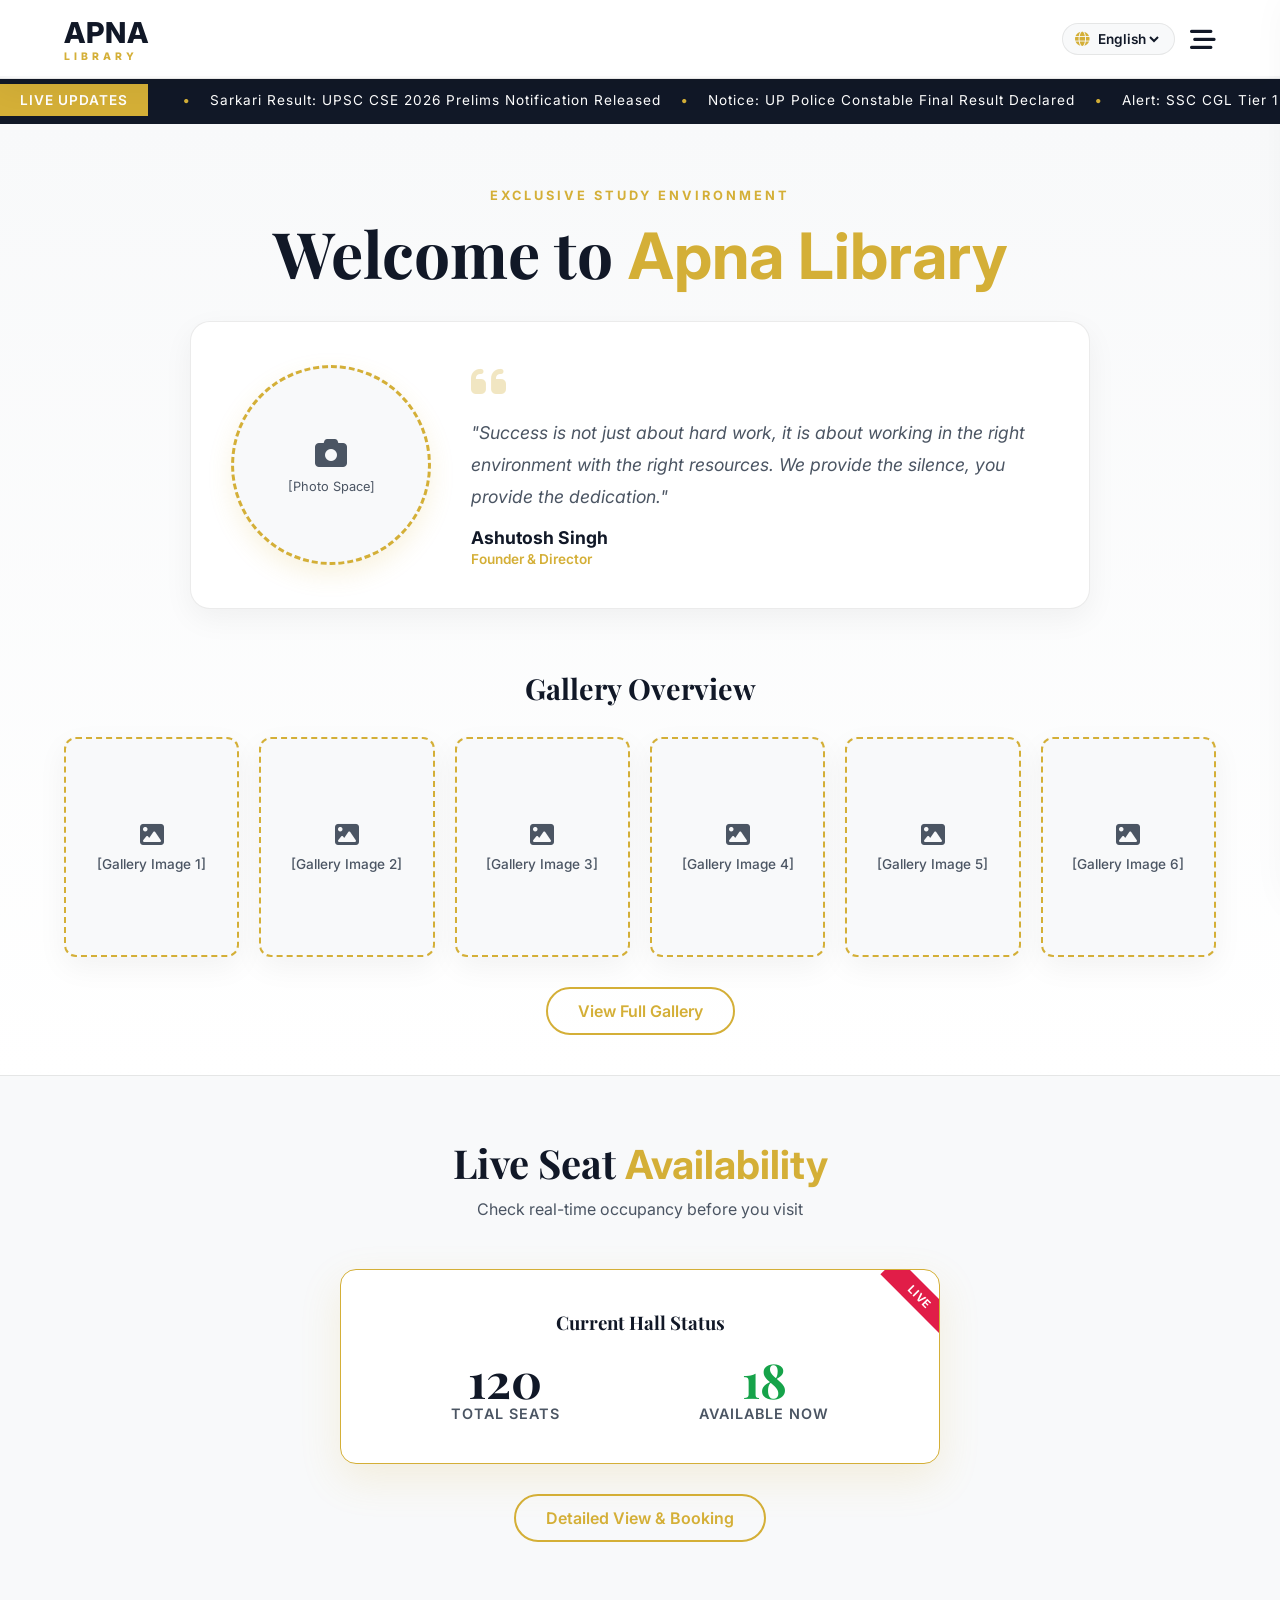
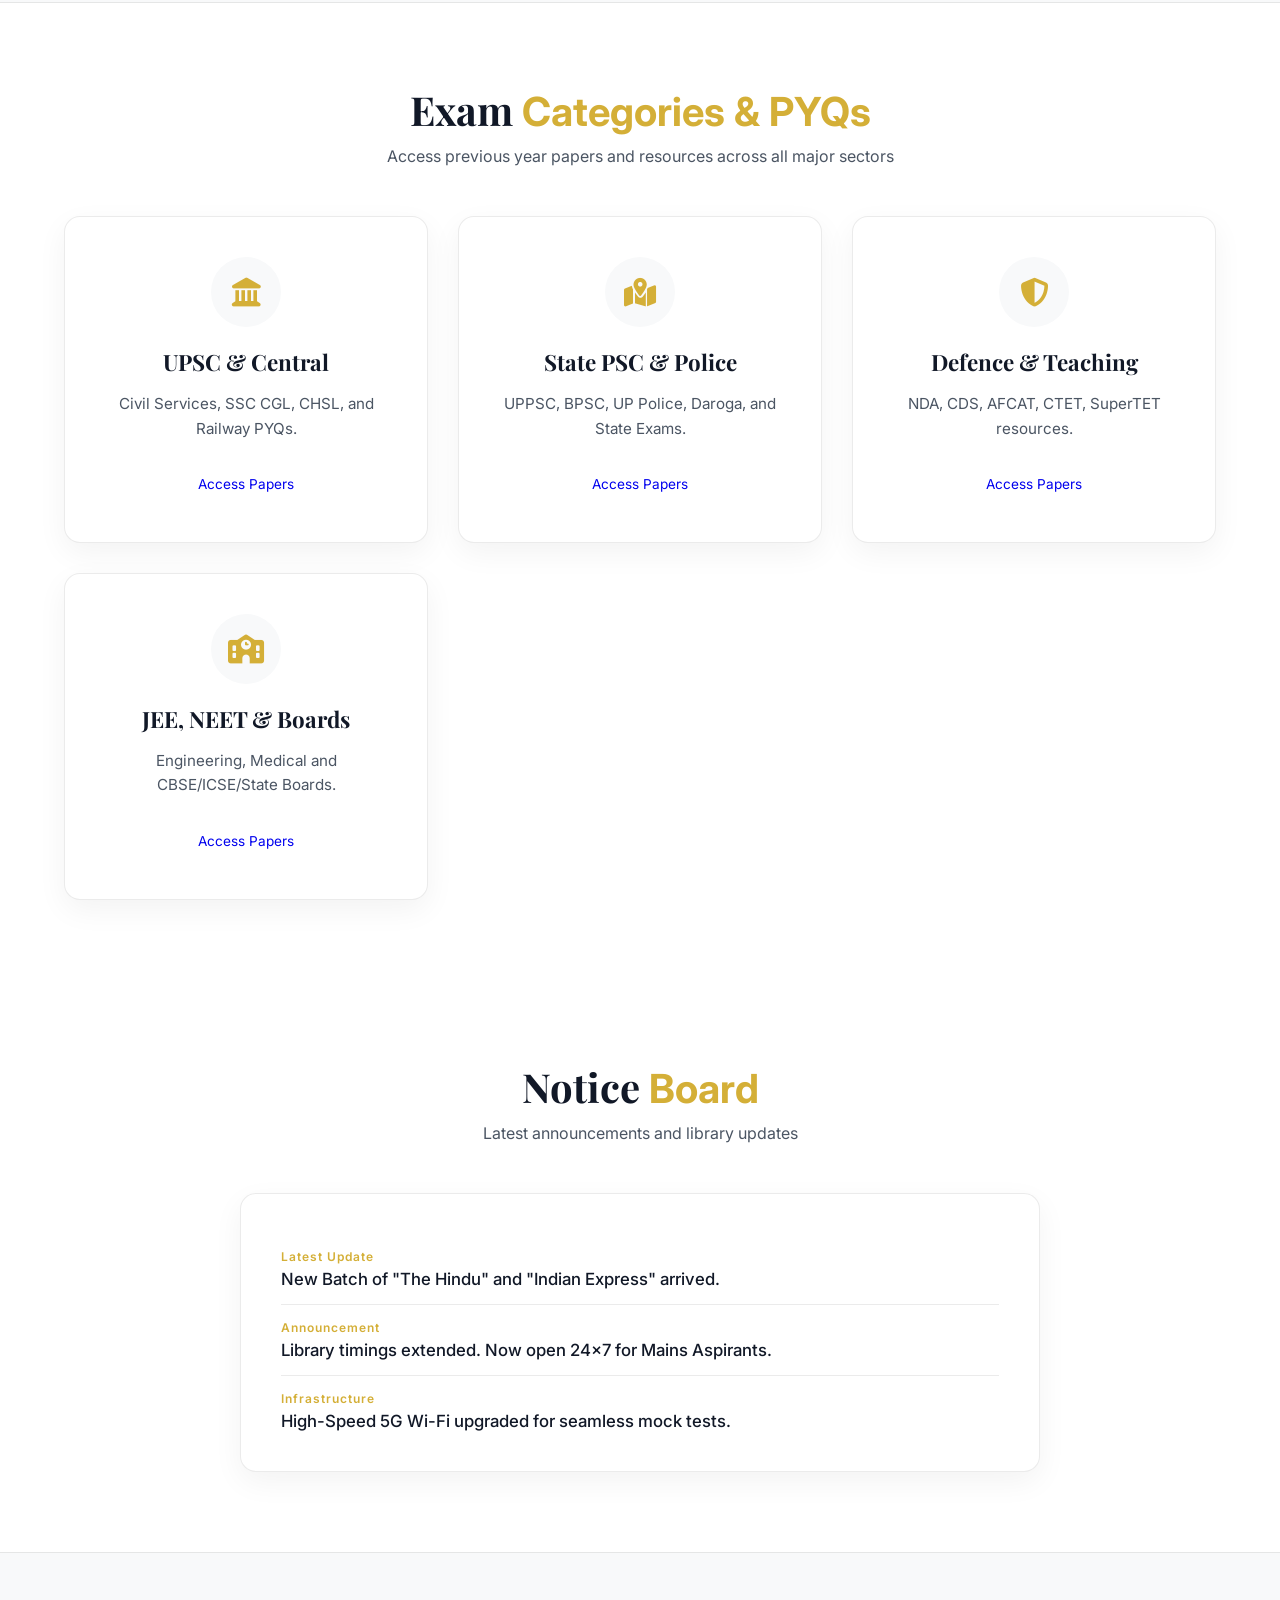
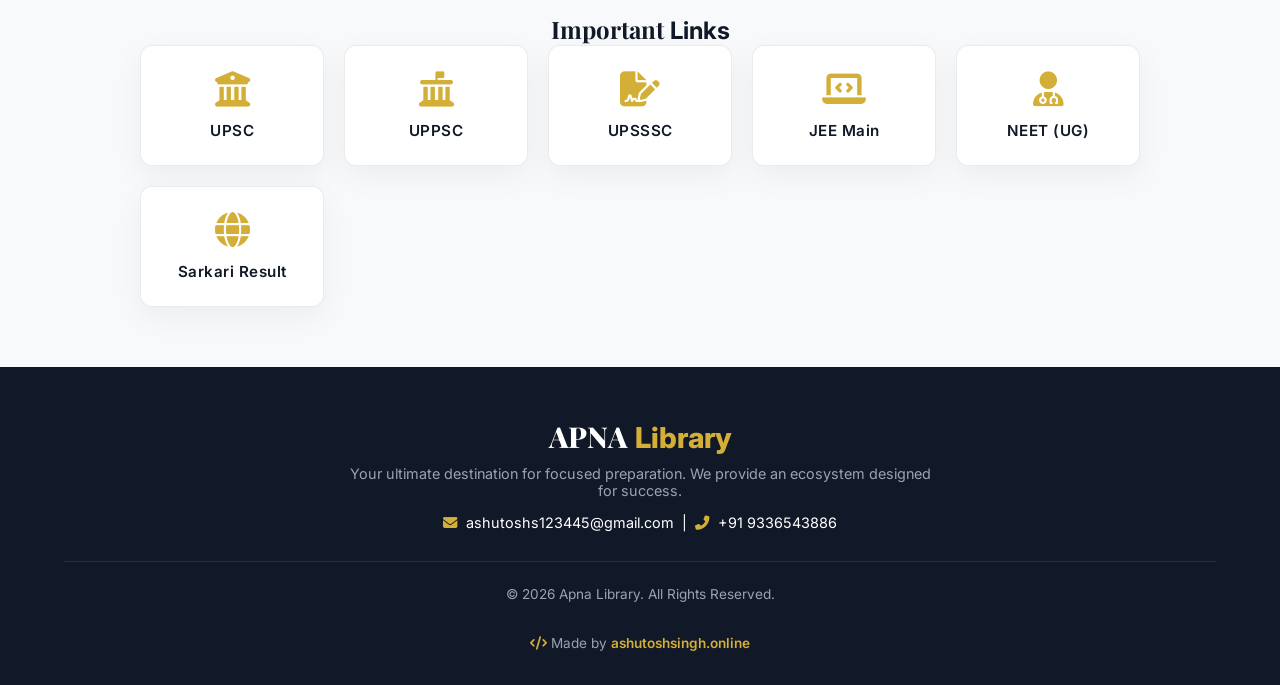
<file: index.html>
<!DOCTYPE html>
<html lang="en">
<head>
    <meta charset="UTF-8">
    <meta name="viewport" content="width=device-width, initial-scale=1.0">
    <title>Apna Library | Premium Reading Ecosystem</title>
    
    <!-- Google Fonts -->
    <link href="https://fonts.googleapis.com/css2?family=Playfair+Display:ital,wght@0,600;0,800;1,600&family=Inter:wght@300;400;500;600&display=swap" rel="stylesheet">
    <!-- FontAwesome for Icons -->
    <link rel="stylesheet" href="https://cdnjs.cloudflare.com/ajax/libs/font-awesome/6.4.0/css/all.min.css">
    
    <style>
        /* ============================================================
           PREMIUM WHITE THEME VARIABLES
           ============================================================ */
        :root {
            --bg-pure: #ffffff;
            --bg-offwhite: #f8f9fa;
            --bg-glass: rgba(255, 255, 255, 0.95);
            --gold-primary: #D4AF37;
            --gold-hover: #b5952f;
            --text-dark: #111827;
            --text-muted: #4b5563;
            --border-light: rgba(0, 0, 0, 0.08);
            --shadow-soft: 0 10px 30px rgba(0, 0, 0, 0.05);
            --shadow-hover: 0 15px 40px rgba(212, 175, 55, 0.15);
            --transition: all 0.3s cubic-bezier(0.25, 1, 0.5, 1);
        }

        * { margin: 0; padding: 0; box-sizing: border-box; font-family: 'Inter', sans-serif; scroll-behavior: smooth; }
        body { background: var(--bg-pure); color: var(--text-dark); overflow-x: hidden; }

        ::-webkit-scrollbar { width: 6px; }
        ::-webkit-scrollbar-track { background: var(--bg-offwhite); }
        ::-webkit-scrollbar-thumb { background: var(--gold-primary); border-radius: 10px; }

        h1, h2, h3, .serif { font-family: 'Playfair Display', serif; }

        /* ============================================================
           NAVBAR & TICKER
           ============================================================ */
        nav {
            position: fixed; top: 0; width: 100%; display: flex; justify-content: space-between; align-items: center;
            padding: 15px 5%; background: var(--bg-glass); backdrop-filter: blur(15px);
            border-bottom: 1px solid var(--border-light); z-index: 1000; box-shadow: var(--shadow-soft);
        }
        
        .logo { font-size: 1.8rem; font-weight: 800; color: var(--text-dark); letter-spacing: 1px; }
        .logo span { color: var(--gold-primary); font-size: 0.65rem; display: block; letter-spacing: 4px; font-family: 'Inter', sans-serif; text-transform: uppercase; }

        .nav-actions { display: flex; align-items: center; gap: 15px; }

        .lang-switcher {
            display: flex; align-items: center; gap: 5px; background: var(--bg-offwhite);
            border: 1px solid var(--border-light); padding: 6px 12px; border-radius: 20px;
        }
        .lang-switcher i { color: var(--gold-primary); font-size: 0.9rem; }
        .lang-switcher select { background: transparent; border: none; outline: none; color: var(--text-dark); font-size: 0.85rem; font-weight: 600; cursor: pointer; }

        .menu-btn { font-size: 1.6rem; color: var(--text-dark); cursor: pointer; background: none; border: none; transition: 0.3s; }
        .menu-btn:hover { color: var(--gold-primary); transform: scale(1.1); }

        .ticker-wrap {
            margin-top: 76px; background: var(--text-dark); color: #fff; padding: 8px 0;
            display: flex; align-items: center; font-size: 0.85rem; letter-spacing: 1px;
        }
        .ticker-title { background: var(--gold-primary); color: #fff; padding: 8px 20px; font-weight: 600; text-transform: uppercase; z-index: 2; flex-shrink: 0; }
        .ticker-move { overflow: hidden; white-space: nowrap; width: 100%; padding-left: 20px; }
        .ticker-move span { display: inline-block; animation: ticker 25s linear infinite; }
        .ticker-move span b { color: var(--gold-primary); margin: 0 15px; }
        @keyframes ticker { 0% { transform: translateX(100%); } 100% { transform: translateX(-100%); } }

        /* ============================================================
           SIDEBAR MENU (MULTI-PAGE LINKS)
           ============================================================ */
        .sidebar {
            position: fixed; top: 0; right: -320px; width: 300px; height: 100vh; background: var(--bg-pure);
            border-left: 1px solid var(--border-light); box-shadow: -10px 0 40px rgba(0,0,0,0.05);
            transition: 0.4s ease; z-index: 2000; padding: 30px 20px; display: flex; flex-direction: column;
        }
        .sidebar.active { right: 0; }
        .close-btn { font-size: 1.8rem; color: var(--text-dark); cursor: pointer; align-self: flex-end; margin-bottom: 10px; transition: 0.3s; background:none; border:none;}
        .close-btn:hover { color: var(--gold-primary); transform: rotate(90deg); }
        
        .sidebar-links { display: flex; flex-direction: column; gap: 5px; flex-grow: 1; overflow-y: auto; }
        .sidebar-links a {
            color: var(--text-dark); text-decoration: none; font-size: 1rem; font-weight: 500;
            padding: 12px 15px; border-bottom: 1px solid var(--bg-offwhite); display: flex; align-items: center; gap: 15px; border-radius: 8px; transition: var(--transition);
        }
        .sidebar-links a i { color: var(--gold-primary); width: 20px; text-align: center; }
        .sidebar-links a:hover { background: var(--bg-offwhite); padding-left: 20px; color: var(--gold-primary); }

        .auth-section { margin-top: 15px; padding-top: 15px; border-top: 1px solid var(--border-light); }
        .login-btn {
            width: 100%; padding: 14px; background: var(--gold-primary); color: #fff; border: none;
            border-radius: 8px; font-weight: 600; text-transform: uppercase; letter-spacing: 1px; cursor: pointer; transition: 0.3s;
        }
        .login-btn:hover { background: var(--text-dark); box-shadow: 0 5px 15px rgba(0,0,0,0.1); }

        /* ============================================================
           SECTIONS (CORE STYLING)
           ============================================================ */
        section { padding: 80px 5%; max-width: 1300px; margin: 0 auto; }
        .section-header { text-align: center; margin-bottom: 50px; }
        .section-header h2 { font-size: 2.5rem; color: var(--text-dark); margin-bottom: 10px;}
        .section-header h2 span { color: var(--gold-primary); }
        .section-header p { color: var(--text-muted); font-size: 1rem; max-width: 600px; margin: 0 auto; }
        
        .btn-outline {
            display: inline-block; padding: 12px 30px; border: 2px solid var(--gold-primary); color: var(--gold-primary);
            border-radius: 30px; text-decoration: none; font-weight: 600; transition: var(--transition);
        }
        .btn-outline:hover { background: var(--gold-primary); color: #fff; box-shadow: var(--shadow-hover); }

        /* ============================================================
           HERO & RESERVED PHOTO SPACE
           ============================================================ */
        .hero { padding: 60px 5% 40px; text-align: center; background: linear-gradient(180deg, var(--bg-offwhite) 0%, var(--bg-pure) 100%); }
        .hero-badge { color: var(--gold-primary); font-size: 0.8rem; font-weight: 700; letter-spacing: 3px; text-transform: uppercase; margin-bottom: 15px; display: inline-block; }
        .hero h1 { font-size: clamp(2.5rem, 5vw, 4rem); color: var(--text-dark); line-height: 1.1; margin-bottom: 30px; }
        .hero h1 span { color: var(--gold-primary); }

        .director-reserved-space {
            max-width: 900px; margin: 20px auto 0; background: var(--bg-pure); border: 1px solid var(--border-light);
            border-radius: 20px; padding: 40px; box-shadow: var(--shadow-soft); display: flex; align-items: center; gap: 40px; text-align: left;
        }
        .photo-placeholder {
            width: 200px; height: 200px; border-radius: 50%; background: var(--bg-offwhite); border: 3px dashed var(--gold-primary);
            display: flex; flex-direction: column; align-items: center; justify-content: center; color: var(--text-muted); font-size: 0.8rem; flex-shrink: 0; box-shadow: 0 10px 25px rgba(212, 175, 55, 0.15);
        }
        .quote-placeholder { flex-grow: 1; }
        .quote-placeholder i { font-size: 2.5rem; color: var(--gold-primary); opacity: 0.3; margin-bottom: 15px; }
        .quote-placeholder p { font-style: italic; color: var(--text-muted); line-height: 1.8; font-size: 1.1rem; }
        .quote-placeholder h4 { margin-top: 15px; color: var(--text-dark); font-size: 1.1rem; }
        .quote-placeholder span { font-size: 0.85rem; color: var(--gold-primary); font-weight: 600; }

        /* ============================================================
           GALLERY OVERVIEW (6 SPACES)
           ============================================================ */
        .gallery-overview-section { margin-top: 60px; text-align: center; }
        .gallery-overview-section h3 { margin-bottom: 30px; color: var(--text-dark); font-size: 1.8rem; }
        .cards-grid { display: grid; grid-template-columns: repeat(auto-fit, minmax(150px, 1fr)); gap: 20px; }
        .card-placeholder {
            height: 220px; border-radius: 12px; background: var(--bg-offwhite); border: 2px dashed var(--gold-primary);
            display: flex; flex-direction: column; align-items: center; justify-content: center; color: var(--text-muted); font-size: 0.85rem; font-weight: 500; box-shadow: var(--shadow-soft); transition: var(--transition);
        }
        .card-placeholder:hover { transform: translateY(-5px); border-style: solid; box-shadow: var(--shadow-hover); }

        /* ============================================================
           SEAT AVAILABILITY (LIVE)
           ============================================================ */
        #seats { background: var(--bg-offwhite); border-top: 1px solid var(--border-light); border-bottom: 1px solid var(--border-light); padding: 60px 5%; text-align: center; }
        .seat-status-box { background: var(--bg-pure); max-width: 600px; margin: 0 auto; padding: 40px; border-radius: 16px; border: 1px solid var(--gold-primary); box-shadow: var(--shadow-hover); position: relative; overflow: hidden; }
        .seat-status-box::before { content: "LIVE"; position: absolute; top: 15px; right: -25px; background: #e11d48; color: #fff; font-size: 0.7rem; font-weight: bold; padding: 5px 30px; transform: rotate(45deg); letter-spacing: 1px;}
        .seat-numbers { display: flex; justify-content: space-around; margin-top: 20px; }
        .seat-numbers div { text-align: center; }
        .seat-numbers h1 { font-size: 3rem; color: var(--text-dark); line-height: 1; }
        .seat-numbers h1.available { color: #16a34a; }
        .seat-numbers span { font-size: 0.9rem; color: var(--text-muted); text-transform: uppercase; letter-spacing: 1px; font-weight: 600; }

        /* ============================================================
           EXAMS & PYQ PREVIEW
           ============================================================ */
        .exam-grid { display: grid; grid-template-columns: repeat(auto-fit, minmax(280px, 1fr)); gap: 30px; }
        .exam-card { background: var(--bg-pure); border: 1px solid var(--border-light); border-radius: 16px; padding: 40px 30px; text-align: center; transition: var(--transition); box-shadow: var(--shadow-soft); position: relative; overflow: hidden; }
        .exam-card::after { content:''; position: absolute; bottom: 0; left: 0; width: 100%; height: 4px; background: var(--gold-primary); transform: scaleX(0); transition: var(--transition); }
        .exam-card:hover { transform: translateY(-10px); box-shadow: var(--shadow-hover); }
        .exam-card:hover::after { transform: scaleX(1); }
        .exam-icon { width: 70px; height: 70px; margin: 0 auto 20px; background: var(--bg-offwhite); border-radius: 50%; display: flex; align-items: center; justify-content: center; font-size: 1.8rem; color: var(--gold-primary); }
        .exam-card h3 { font-size: 1.4rem; margin-bottom: 15px; color: var(--text-dark); }
        .exam-card p { font-size: 0.95rem; color: var(--text-muted); line-height: 1.6; margin-bottom: 25px; }

        /* ============================================================
           NOTICE BOARD
           ============================================================ */
        .news-box { background: var(--bg-pure); border: 1px solid var(--border-light); border-radius: 16px; padding: 40px; box-shadow: var(--shadow-soft); max-width: 800px; margin: 0 auto; }
        .news-item { border-bottom: 1px solid var(--border-light); padding: 15px 0; }
        .news-item:last-child { border-bottom: none; padding-bottom: 0; }
        .news-date { font-size: 0.75rem; color: var(--gold-primary); font-weight: 600; letter-spacing: 1px; display: block; margin-bottom: 5px; }
        .news-title { font-size: 1.05rem; color: var(--text-dark); font-weight: 500; text-decoration: none; transition: 0.3s; }
        .news-title:hover { color: var(--gold-primary); }

        /* ============================================================
           IMPORTANT LINKS
           ============================================================ */
        .important-links-wrapper { padding: 60px 5%; background: var(--bg-offwhite); text-align: center; border-top: 1px solid var(--border-light); }
        .links-grid { display: grid; grid-template-columns: repeat(auto-fit, minmax(160px, 1fr)); gap: 20px; max-width: 1000px; margin: 0 auto; }
        .imp-link-card { background: var(--bg-pure); border: 1px solid var(--border-light); padding: 25px 15px; border-radius: 12px; text-decoration: none; color: var(--text-dark); display: flex; flex-direction: column; align-items: center; gap: 15px; transition: var(--transition); box-shadow: var(--shadow-soft); }
        .imp-link-card i { font-size: 2.2rem; color: var(--gold-primary); transition: 0.3s; }
        .imp-link-card span { font-size: 0.95rem; font-weight: 600; letter-spacing: 0.5px; }
        .imp-link-card:hover { border-color: var(--gold-primary); transform: translateY(-5px); box-shadow: var(--shadow-hover); }
        .imp-link-card:hover i { transform: scale(1.1); }

        /* ============================================================
           FOOTER
           ============================================================ */
        footer { background: var(--text-dark); color: #fff; padding: 50px 5% 30px; text-align: center; }
        .footer-logo { font-size: 1.8rem; font-weight: 800; font-family: 'Playfair Display', serif; margin-bottom: 10px;}
        .footer-logo span { color: var(--gold-primary); }
        .footer-bottom { margin-top: 30px; padding-top: 20px; border-top: 1px solid rgba(255,255,255,0.1); font-size: 0.85rem; color: #9ca3af; line-height: 1.8; }
        .footer-bottom a { color: var(--gold-primary); text-decoration: none; font-weight: 600; }

        /* ============================================================
           MODALS (DUAL LOGIN)
           ============================================================ */
        .modal-overlay { position: fixed; inset: 0; background: rgba(0,0,0,0.6); backdrop-filter: blur(5px); display: flex; align-items: center; justify-content: center; z-index: 9999; opacity: 0; visibility: hidden; transition: var(--transition); }
        .modal-overlay.active { opacity: 1; visibility: visible; }
        .modal-box { background: var(--bg-pure); width: 90%; max-width: 400px; padding: 40px; border-radius: 16px; box-shadow: 0 20px 50px rgba(0,0,0,0.2); position: relative; transform: translateY(20px); transition: var(--transition); text-align: center; }
        .modal-overlay.active .modal-box { transform: translateY(0); }
        .modal-close { position: absolute; top: 15px; right: 15px; font-size: 1.2rem; background: none; border: none; color: var(--text-muted); cursor: pointer; }
        .login-choice { padding: 15px; border: 1px solid var(--border-light); border-radius: 10px; background: var(--bg-offwhite); cursor: pointer; display: flex; align-items: center; gap: 15px; font-weight: 600; margin-bottom: 15px; transition: var(--transition); text-align: left;}
        .login-choice:hover { border-color: var(--gold-primary); background: var(--bg-pure); box-shadow: 0 5px 15px rgba(212,175,55,0.1); }
        .login-choice i { font-size: 1.5rem; color: var(--gold-primary); width: 30px; text-align: center; }

        @media (max-width: 900px) {
            .director-reserved-space { flex-direction: column; text-align: center; }
        }
    </style>
</head>
<body>

    <!-- NAVBAR -->
    <nav>
        <div class="logo">APNA <span>Library</span></div>
        <div class="nav-actions">
            <div class="lang-switcher">
                <i class="fas fa-globe"></i>
                <select id="langSelect" onchange="changeLanguage(this.value)">
                    <option value="en">English</option>
                    <option value="hi">हिंदी</option>
                    <option value="hr">हरियाणवी</option>
                </select>
            </div>
            <button class="menu-btn" onclick="toggleSidebar()"><i class="fas fa-bars-staggered"></i></button>
        </div>
    </nav>

    <!-- LIVE NOTIFICATION TICKER -->
    <div class="ticker-wrap">
        <div class="ticker-title" data-i18n="ticker_title">Live Updates</div>
        <div class="ticker-move">
            <span>
                <b>•</b> Sarkari Result: UPSC CSE 2026 Prelims Notification Released 
                <b>•</b> Notice: UP Police Constable Final Result Declared 
                <b>•</b> Alert: SSC CGL Tier 1 Answer Key Available 
                <b>•</b> Apna Library: Few seats remaining for the morning batch!
            </span>
        </div>
    </div>

    <!-- SIDEBAR MENU (ALL LINKS POINT TO SEPARATE PAGES) -->
    <div class="sidebar" id="sidebar">
        <button class="close-btn" onclick="toggleSidebar()"><i class="fas fa-times"></i></button>
        <div class="sidebar-links">
            <a href="index.html"><i class="fas fa-home"></i> <span data-i18n="menu_home">Home</span></a>
            <a href="query.html"><i class="fas fa-headset"></i> <span data-i18n="menu_query">Query</span></a>
            <a href="seats.html"><i class="fas fa-chair"></i> <span data-i18n="menu_seats">Seat Availability</span></a>
            <a href="gallery.html"><i class="fas fa-images"></i> <span data-i18n="menu_gallery">Gallery</span></a>
            <a href="successors.html"><i class="fas fa-award"></i> <span data-i18n="menu_success">Successors</span></a>
            <a href="category.html"><i class="fas fa-file-pdf"></i> <span data-i18n="menu_pyq">PYQ Papers</span></a>
            <a href="contact.html"><i class="fas fa-address-book"></i> <span data-i18n="menu_contact">Contact</span></a>
        </div>
        <div class="auth-section">
            <button class="login-btn" onclick="openLoginModal()" data-i18n="menu_login"><i class="fas fa-sign-in-alt"></i> Login / Register</button>
        </div>
    </div>

    <!-- HERO SECTION & RESERVED PHOTO SPACE -->
    <section class="hero">
        <span class="hero-badge" data-i18n="hero_badge">Exclusive Study Environment</span>
        <h1 data-i18n="hero_title">Welcome to <span>Apna Library</span></h1>
        
        <!-- RESERVED SPACE FOR PHOTO & QUOTE -->
        <div class="director-reserved-space">
            <div class="photo-placeholder">
                <i class="fas fa-camera" style="font-size:2rem; margin-bottom:10px;"></i>
                [Photo Space]
            </div>
            <div class="quote-placeholder">
                <i class="fas fa-quote-left"></i>
                <p data-i18n="hero_quote">"Success is not just about hard work, it is about working in the right environment with the right resources. We provide the silence, you provide the dedication."</p>
                <h4 data-i18n="hero_director_name">Ashutosh Singh</h4>
                <span data-i18n="hero_director_title">Founder & Director</span>
            </div>
        </div>

        <!-- GALLERY OVERVIEW (6 SPACES) -->
        <div class="gallery-overview-section">
            <h3 class="serif" data-i18n="gallery_overview">Gallery Overview</h3>
            <div class="cards-grid">
                <div class="card-placeholder"><i class="fas fa-image" style="font-size:1.5rem; margin-bottom:10px;"></i>[Gallery Image 1]</div>
                <div class="card-placeholder"><i class="fas fa-image" style="font-size:1.5rem; margin-bottom:10px;"></i>[Gallery Image 2]</div>
                <div class="card-placeholder"><i class="fas fa-image" style="font-size:1.5rem; margin-bottom:10px;"></i>[Gallery Image 3]</div>
                <div class="card-placeholder"><i class="fas fa-image" style="font-size:1.5rem; margin-bottom:10px;"></i>[Gallery Image 4]</div>
                <div class="card-placeholder"><i class="fas fa-image" style="font-size:1.5rem; margin-bottom:10px;"></i>[Gallery Image 5]</div>
                <div class="card-placeholder"><i class="fas fa-image" style="font-size:1.5rem; margin-bottom:10px;"></i>[Gallery Image 6]</div>
            </div>
            <a href="gallery.html" class="btn-outline" style="margin-top: 30px;" data-i18n="view_full_gallery">View Full Gallery</a>
        </div>
    </section>

    <!-- SEAT AVAILABILITY PREVIEW -->
    <section id="seats">
        <div class="section-header">
            <h2>Live Seat <span>Availability</span></h2>
            <p>Check real-time occupancy before you visit</p>
        </div>
        <div class="seat-status-box">
            <h3 class="serif" style="margin-bottom: 20px;">Current Hall Status</h3>
            <div class="seat-numbers">
                <div>
                    <h1>120</h1>
                    <span>Total Seats</span>
                </div>
                <div>
                    <h1 class="available">18</h1>
                    <span>Available Now</span>
                </div>
            </div>
        </div>
        <div style="text-align: center; margin-top: 30px;">
            <a href="seats.html" class="btn-outline">Detailed View & Booking</a>
        </div>
    </section>

    <!-- EXAMS & PYQ PREVIEW -->
    <section id="exams">
        <div class="section-header">
            <h2>Exam <span>Categories & PYQs</span></h2>
            <p>Access previous year papers and resources across all major sectors</p>
        </div>
        <div class="exam-grid">
            <div class="exam-card">
                <div class="exam-icon"><i class="fas fa-landmark"></i></div>
                <h3>UPSC & Central</h3>
                <p>Civil Services, SSC CGL, CHSL, and Railway PYQs.</p>
                <a href="category.html" class="btn-gold" style="padding: 10px 20px; font-size:0.85rem; text-decoration:none; display:inline-block;">Access Papers</a>
            </div>
            <div class="exam-card">
                <div class="exam-icon"><i class="fas fa-map-location-dot"></i></div>
                <h3>State PSC & Police</h3>
                <p>UPPSC, BPSC, UP Police, Daroga, and State Exams.</p>
                <a href="category.html" class="btn-gold" style="padding: 10px 20px; font-size:0.85rem; text-decoration:none; display:inline-block;">Access Papers</a>
            </div>
            <div class="exam-card">
                <div class="exam-icon"><i class="fas fa-shield-halved"></i></div>
                <h3>Defence & Teaching</h3>
                <p>NDA, CDS, AFCAT, CTET, SuperTET resources.</p>
                <a href="category.html" class="btn-gold" style="padding: 10px 20px; font-size:0.85rem; text-decoration:none; display:inline-block;">Access Papers</a>
            </div>
            <div class="exam-card">
                <div class="exam-icon"><i class="fas fa-school"></i></div>
                <h3>JEE, NEET & Boards</h3>
                <p>Engineering, Medical and CBSE/ICSE/State Boards.</p>
                <a href="category.html" class="btn-gold" style="padding: 10px 20px; font-size:0.85rem; text-decoration:none; display:inline-block;">Access Papers</a>
            </div>
        </div>
    </section>

    <!-- NOTICE BOARD (CENTERED) -->
    <section id="notice-board">
        <div class="section-header">
            <h2>Notice <span>Board</span></h2>
            <p>Latest announcements and library updates</p>
        </div>
        <div class="news-box">
            <div class="news-item">
                <span class="news-date">Latest Update</span>
                <a href="#" class="news-title">New Batch of "The Hindu" and "Indian Express" arrived.</a>
            </div>
            <div class="news-item">
                <span class="news-date">Announcement</span>
                <a href="#" class="news-title">Library timings extended. Now open 24x7 for Mains Aspirants.</a>
            </div>
            <div class="news-item">
                <span class="news-date">Infrastructure</span>
                <a href="#" class="news-title">High-Speed 5G Wi-Fi upgraded for seamless mock tests.</a>
            </div>
        </div>
    </section>

    <!-- IMPORTANT LINKS -->
    <section class="important-links-wrapper">
        <h2 data-i18n="important_links_title">Important <span>Links</span></h2>
        <div class="links-grid">
            <a href="https://upsc.gov.in/" target="_blank" class="imp-link-card"><i class="fas fa-building-columns"></i><span>UPSC</span></a>
            <a href="https://uppsc.up.nic.in/" target="_blank" class="imp-link-card"><i class="fas fa-landmark-flag"></i><span>UPPSC</span></a>
            <a href="https://upsssc.gov.in/" target="_blank" class="imp-link-card"><i class="fas fa-file-signature"></i><span>UPSSSC</span></a>
            <a href="https://jeemain.nta.ac.in/" target="_blank" class="imp-link-card"><i class="fas fa-laptop-code"></i><span>JEE Main</span></a>
            <a href="https://neet.nta.nic.in/" target="_blank" class="imp-link-card"><i class="fas fa-user-md"></i><span>NEET (UG)</span></a>
            <a href="https://www.sarkariresult.com/" target="_blank" class="imp-link-card"><i class="fas fa-globe"></i><span>Sarkari Result</span></a>
        </div>
    </section>

    <!-- FOOTER -->
    <footer>
        <div class="footer-logo">APNA <span>Library</span></div>
        <p style="color:#9ca3af; font-size:0.9rem; max-width:600px; margin: 10px auto 0;">Your ultimate destination for focused preparation. We provide an ecosystem designed for success.</p>
        <p style="margin-top: 15px; font-size: 0.9rem;">
            <i class="fas fa-envelope" style="color:var(--gold-primary); margin-right:5px;"></i> ashutoshs123445@gmail.com &nbsp;|&nbsp; 
            <i class="fas fa-phone-alt" style="color:var(--gold-primary); margin-right:5px;"></i> +91 9336543886
        </p>
        <div class="footer-bottom">
            &copy; 2026 Apna Library. All Rights Reserved. <br><br>
            <i class="fas fa-code" style="color:var(--gold-primary);"></i> Made by <a href="https://ashutoshsingh.online" target="_blank">ashutoshsingh.online</a>
        </div>
    </footer>

    <!-- LOGIN SELECTION MODAL -->
    <div class="modal-overlay" id="loginModal">
        <div class="modal-box">
            <button class="modal-close" onclick="closeLoginModal()"><i class="fas fa-times"></i></button>
            <h2 class="serif" data-i18n="modal_title">Secure Portal</h2>
            <p data-i18n="modal_desc" style="color:var(--text-muted); margin-bottom:20px;">Select your role to continue</p>
            
            <div class="login-choice" onclick="alert('Proceeding to Candidate Login (OTP via Email / Google Auth)')">
                <i class="fas fa-user-graduate"></i>
                <div>
                    <div style="font-size: 1.1rem; color:var(--text-dark);" data-i18n="modal_candidate">Candidate Login</div>
                    <div style="font-size: 0.8rem; color: var(--text-muted); font-weight: 400;" data-i18n="modal_cand_desc">Access PYQs & Seat Status</div>
                </div>
            </div>
            
            <div class="login-choice" onclick="alert('Proceeding to Admin Login (Secured via OTP for 9336543886)')">
                <i class="fas fa-shield-alt"></i>
                <div>
                    <div style="font-size: 1.1rem; color:var(--text-dark);" data-i18n="modal_admin">Admin Login</div>
                    <div style="font-size: 0.8rem; color: var(--text-muted); font-weight: 400;" data-i18n="modal_admin_desc">Manage Notifications & Database</div>
                </div>
            </div>
        </div>
    </div>

    <!-- ============================================================
         JAVASCRIPT LOGIC
         ============================================================ -->
    <script>
        // Sidebar Logic
        function toggleSidebar() { document.getElementById('sidebar').classList.toggle('active'); }

        // Modal Logic
        function openLoginModal() {
            document.getElementById('loginModal').classList.add('active');
            if(document.getElementById('sidebar').classList.contains('active')){ toggleSidebar(); }
        }
        function closeLoginModal() { document.getElementById('loginModal').classList.remove('active'); }
        window.onclick = function(event) { if (event.target == document.getElementById('loginModal')) { closeLoginModal(); } }

        // i18n Language Translation Logic
        const translations = {
            en: {
                ticker_title: "Live Updates",
                menu_home: "Home", menu_query: "Query", menu_seats: "Seat Availability", menu_gallery: "Gallery",
                menu_success: "Successors", menu_pyq: "PYQ Papers", menu_contact: "Contact", menu_login: "Login / Register",
                hero_badge: "Exclusive Study Environment", hero_title: "Welcome to <span>Apna Library</span>",
                hero_quote: "\"Success is not just about hard work, it is about working in the right environment with the right resources. We provide the silence, you provide the dedication.\"",
                hero_director_name: "Ashutosh Singh", hero_director_title: "Founder & Director",
                gallery_overview: "Gallery Overview", view_full_gallery: "View Full Gallery",
                important_links_title: "Important <span>Links</span>",
                modal_title: "Secure Portal", modal_desc: "Select your role to continue", modal_candidate: "Candidate Login",
                modal_cand_desc: "Access PYQs & Seat Status", modal_admin: "Admin Login", modal_admin_desc: "Manage Notifications & Database"
            },
            hi: {
                ticker_title: "ताज़ा खबरें",
                menu_home: "होम", menu_query: "पूछताछ", menu_seats: "सीट उपलब्धता", menu_gallery: "गैलरी",
                menu_success: "सफल छात्र", menu_pyq: "पिछले साल के पेपर", menu_contact: "संपर्क करें", menu_login: "लॉगिन करें",
                hero_badge: "उत्कृष्ट अध्ययन का माहौल", hero_title: "<span>अपना लाइब्रेरी</span> में आपका स्वागत है",
                hero_quote: "\"सफलता केवल कड़ी मेहनत के बारे में नहीं है, यह सही संसाधनों के साथ सही माहौल में काम करने के बारे में है। हम शांति प्रदान करते हैं, आप समर्पण प्रदान करें।\"",
                hero_director_name: "आशुतोष सिंह", hero_director_title: "संस्थापक और निदेशक",
                gallery_overview: "गैलरी अवलोकन", view_full_gallery: "पूरी गैलरी देखें",
                important_links_title: "महत्वपूर्ण <span>लिंक</span>",
                modal_title: "सुरक्षित पोर्टल", modal_desc: "आगे बढ़ने के लिए अपनी भूमिका चुनें", modal_candidate: "छात्र लॉगिन",
                modal_cand_desc: "पेपर और सीट की स्थिति देखें", modal_admin: "व्यवस्थापक लॉगिन", modal_admin_desc: "डेटाबेस प्रबंधित करें"
            },
            hr: { 
                ticker_title: "ताज़ा खबर",
                menu_home: "घर", menu_query: "सवाळ-जवाब", menu_seats: "सीट खाली सै के", menu_gallery: "फोटो",
                menu_success: "पास होण आले", menu_pyq: "पुराणे पेपर", menu_contact: "संपर्क", menu_login: "लॉगिन",
                hero_badge: "पढ़ाई का नंबर 1 अड्डा", hero_title: "<span>अपना लाइब्रेरी</span> में थारा स्वागत सै",
                hero_quote: "\"कामयाबी खाली मेहनत तै ना मिलती, सही माहौल अर साधानां की भी जरूरत होवै सै। शांति हम द्येंगे, जी जान तुम लगाओ।\"",
                hero_director_name: "आशुतोष सिंह", hero_director_title: "संस्थापक",
                gallery_overview: "फोटो की झलक", view_full_gallery: "सारी फोटो देखो",
                important_links_title: "जरूरी <span>लिंक</span>",
                modal_title: "लॉगिन", modal_desc: "अंदर जावण खातिर चुणो", modal_candidate: "बालक लॉगिन",
                modal_cand_desc: "पेपर अर सीट देखो", modal_admin: "मालिक लॉगिन", modal_admin_desc: "वेबसाइट चलाओ"
            }
        };

        function changeLanguage(lang) {
            localStorage.setItem('apnalib_lang', lang);
            document.getElementById('langSelect').value = lang;
            const currentDict = translations[lang] || translations['en'];
            const elements = document.querySelectorAll('[data-i18n]');
            elements.forEach(element => {
                const key = element.getAttribute('data-i18n');
                if (currentDict[key]) { element.innerHTML = currentDict[key]; }
            });
        }

        window.onload = function() {
            const savedLang = localStorage.getItem('apnalib_lang') || 'en';
            changeLanguage(savedLang);
        };
    </script>
</body>
</html>
</file>
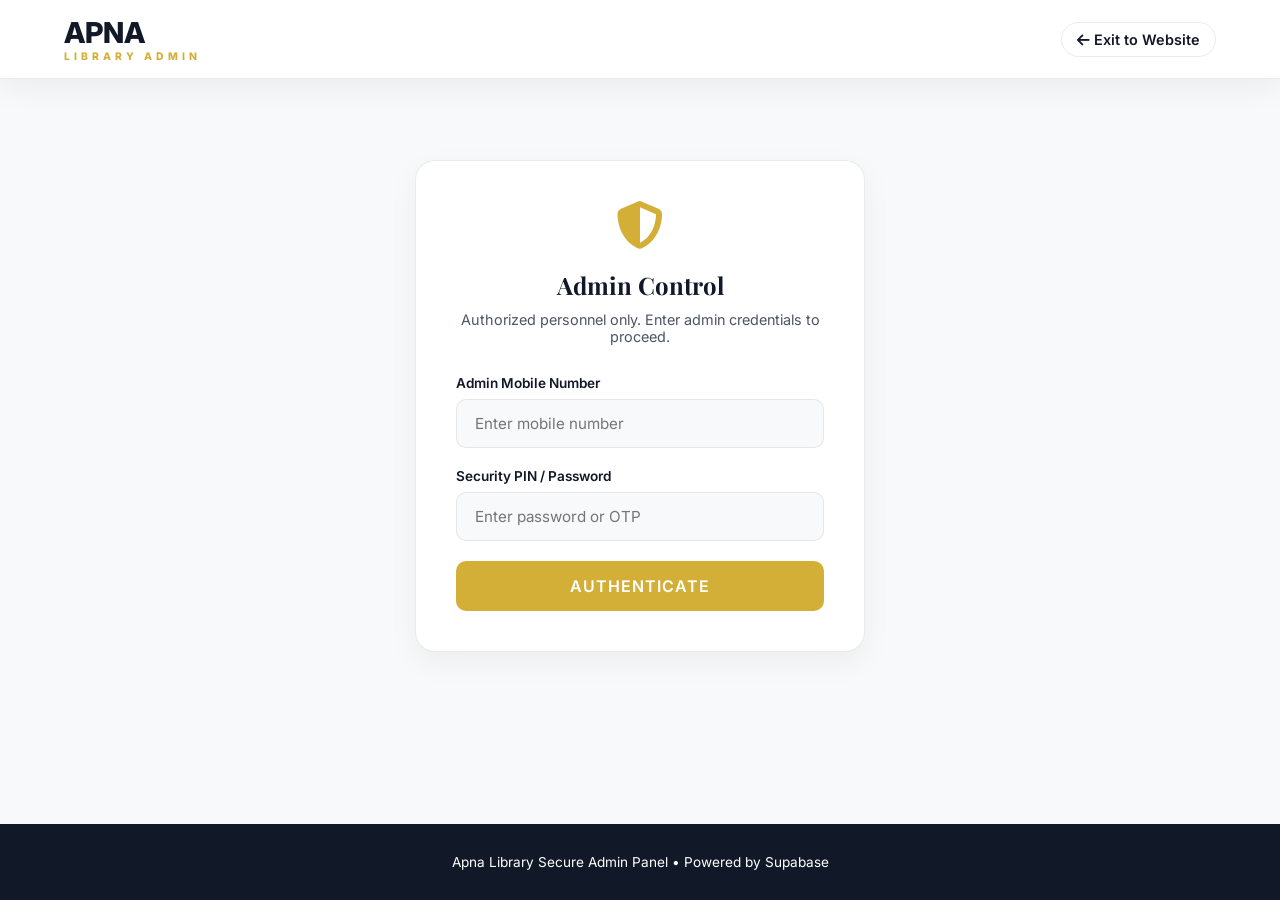
<file: admin.html>
<!DOCTYPE html>
<html lang="en">
<head>
    <meta charset="UTF-8">
    <meta name="viewport" content="width=device-width, initial-scale=1.0">
    <title>Admin Dashboard | Apna Library</title>
    
    <link href="https://fonts.googleapis.com/css2?family=Playfair+Display:ital,wght@0,600;0,800;1,600&family=Inter:wght@300;400;500;600&display=swap" rel="stylesheet">
    <link rel="stylesheet" href="https://cdnjs.cloudflare.com/ajax/libs/font-awesome/6.4.0/css/all.min.css">
    
    <style>
        :root {
            --bg-pure: #ffffff; --bg-offwhite: #f8f9fa; --bg-glass: rgba(255, 255, 255, 0.95);
            --gold-primary: #D4AF37; --text-dark: #111827; --text-muted: #4b5563;
            --border-light: rgba(0, 0, 0, 0.08); --shadow-soft: 0 10px 30px rgba(0, 0, 0, 0.05);
            --shadow-hover: 0 15px 40px rgba(212, 175, 55, 0.15); --transition: all 0.3s ease;
        }
        * { margin: 0; padding: 0; box-sizing: border-box; font-family: 'Inter', sans-serif; }
        body { background: var(--bg-offwhite); color: var(--text-dark); display: flex; flex-direction: column; min-height: 100vh; }
        h1, h2, h3, .serif { font-family: 'Playfair Display', serif; }

        nav { position: fixed; top: 0; width: 100%; display: flex; justify-content: space-between; align-items: center; padding: 15px 5%; background: var(--bg-glass); backdrop-filter: blur(15px); border-bottom: 1px solid var(--border-light); z-index: 1000; box-shadow: var(--shadow-soft); }
        .logo { font-size: 1.8rem; font-weight: 800; color: var(--text-dark); text-decoration: none; }
        .logo span { color: var(--gold-primary); font-size: 0.65rem; display: block; letter-spacing: 4px; text-transform: uppercase; }
        .back-btn { font-size: 0.9rem; font-weight: 600; color: var(--text-dark); text-decoration: none; border: 1px solid var(--border-light); padding: 8px 15px; border-radius: 20px; transition: 0.3s; }
        .back-btn:hover { background: var(--gold-primary); color: #fff; border-color: var(--gold-primary); }

        .container { padding: 120px 5% 60px; max-width: 1000px; margin: 0 auto; flex-grow: 1; width: 100%; }
        
        /* Login Box */
        .admin-login-card { background: var(--bg-pure); max-width: 450px; margin: 40px auto; padding: 40px; border-radius: 20px; box-shadow: var(--shadow-soft); border: 1px solid var(--border-light); text-align: center; }
        .admin-login-card i { font-size: 3rem; color: var(--gold-primary); margin-bottom: 20px; }
        .admin-login-card h2 { margin-bottom: 10px; }
        .admin-login-card p { color: var(--text-muted); font-size: 0.9rem; margin-bottom: 30px; }
        
        .input-group { margin-bottom: 20px; text-align: left; }
        .input-group label { display: block; font-size: 0.85rem; font-weight: 600; margin-bottom: 8px; color: var(--text-dark); }
        .input-group input { width: 100%; padding: 14px 18px; border: 1px solid var(--border-light); border-radius: 10px; font-size: 0.95rem; outline: none; background: var(--bg-offwhite); transition: 0.3s; }
        .input-group input:focus { border-color: var(--gold-primary); background: var(--bg-pure); box-shadow: 0 0 0 4px rgba(212,175,55,0.1); }

        .btn-gold { width: 100%; padding: 15px; background: var(--gold-primary); color: #fff; border: none; border-radius: 10px; font-weight: 600; font-size: 1rem; cursor: pointer; transition: 0.3s; text-transform: uppercase; letter-spacing: 1px; }
        .btn-gold:hover { background: var(--text-dark); box-shadow: var(--shadow-hover); }

        /* Dashboard Panel (Hidden by default until login) */
        #adminDashboard { display: none; }
        .dashboard-grid { display: grid; grid-template-columns: repeat(auto-fit, minmax(280px, 1fr)); gap: 20px; margin-top: 30px; }
        .dash-card { background: var(--bg-pure); padding: 30px; border-radius: 16px; border: 1px solid var(--border-light); box-shadow: var(--shadow-soft); }
        .dash-card h3 { font-size: 1.2rem; margin-bottom: 15px; display: flex; align-items: center; gap: 10px; }
        .dash-card h3 i { color: var(--gold-primary); }

        footer { background: var(--text-dark); color: #fff; padding: 30px 5%; text-align: center; margin-top: auto; }
    </style>
</head>
<body>

    <nav>
        <a href="../index.html" class="logo">APNA <span>Library Admin</span></a>
        <a href="../index.html" class="back-btn"><i class="fas fa-arrow-left"></i> Exit to Website</a>
    </nav>

    <main class="container">
        
        <!-- LOGIN SECTION -->
        <div class="admin-login-card" id="loginBox">
            <i class="fas fa-shield-halved"></i>
            <h2 class="serif">Admin Control</h2>
            <p>Authorized personnel only. Enter admin credentials to proceed.</p>
            
            <form onsubmit="handleAdminLogin(event)">
                <div class="input-group">
                    <label>Admin Mobile Number</label>
                    <input type="text" id="adminNumber" placeholder="Enter mobile number" required>
                </div>
                <div class="input-group">
                    <label>Security PIN / Password</label>
                    <input type="password" id="adminPass" placeholder="Enter password or OTP" required>
                </div>
                <button type="submit" class="btn-gold">Authenticate</button>
            </form>
        </div>

        <!-- DASHBOARD SECTION (AFTER LOGIN) -->
        <div id="adminDashboard">
            <div style="display: flex; justify-content: space-between; align-items: center; margin-bottom: 20px;">
                <h2 class="serif">Welcome, Ashutosh Singh (Master Admin)</h2>
                <button onclick="location.reload()" style="padding: 8px 16px; background: #ef4444; color: #fff; border: none; border-radius: 6px; cursor: pointer;">Logout</button>
            </div>
            
            <p style="color: var(--text-muted); margin-bottom: 30px;">Manage live database, notifications, and seat counters in real-time.</p>

            <div class="dashboard-grid">
                <div class="dash-card">
                    <h3><i class="fas fa-bullhorn"></i> Update Live Ticker</h3>
                    <p style="font-size: 0.85rem; color: var(--text-muted); margin-bottom: 15px;">Change the scrolling alert on the home page.</p>
                    <input type="text" id="tickerInput" placeholder="New live text..." style="width:100%; padding:10px; margin-bottom:10px; border:1px solid #ccc; border-radius:6px;">
                    <button class="btn-gold" style="padding:10px; font-size:0.85rem;" onclick="alert('Ticker updated live!')">Push to Live</button>
                </div>

                <div class="dash-card">
                    <h3><i class="fas fa-chair"></i> Manage Seats</h3>
                    <p style="font-size: 0.85rem; color: var(--text-muted); margin-bottom: 15px;">Update available seats count instantly.</p>
                    <input type="number" id="seatsInput" placeholder="Available seats (e.g. 15)" style="width:100%; padding:10px; margin-bottom:10px; border:1px solid #ccc; border-radius:6px;">
                    <button class="btn-gold" style="padding:10px; font-size:0.85rem;" onclick="alert('Seat count updated!')">Update Seats</button>
                </div>

                <div class="dash-card">
                    <h3><i class="fas fa-file-pdf"></i> Upload PYQ Paper</h3>
                    <p style="font-size: 0.85rem; color: var(--text-muted); margin-bottom: 15px;">Add new PDF links to categories.</p>
                    <button class="btn-gold" style="padding:10px; font-size:0.85rem;" onclick="alert('Redirecting to Supabase Storage Uploader...')">Upload PDF</button>
                </div>
            </div>
        </div>

    </main>

    <footer>
        <p style="font-size: 0.85rem;">Apna Library Secure Admin Panel &bull; Powered by Supabase</p>
    </footer>

    <script>
        function handleAdminLogin(event) {
            event.preventDefault();
            const phone = document.getElementById('adminNumber').value.trim();
            const pass = document.getElementById('adminPass').value.trim();

            // Strict check for master admin number
            if (phone === "9336543886") {
                // Here you can add your password or OTP check logic
                document.getElementById('loginBox').style.display = 'none';
                document.getElementById('adminDashboard').style.display = 'block';
                alert("Master Admin Access Granted Successfully!");
            } else {
                alert("Access Denied! Unrecognized Admin Number.");
            }
        }
    </script>
</body>
</html>
</file>
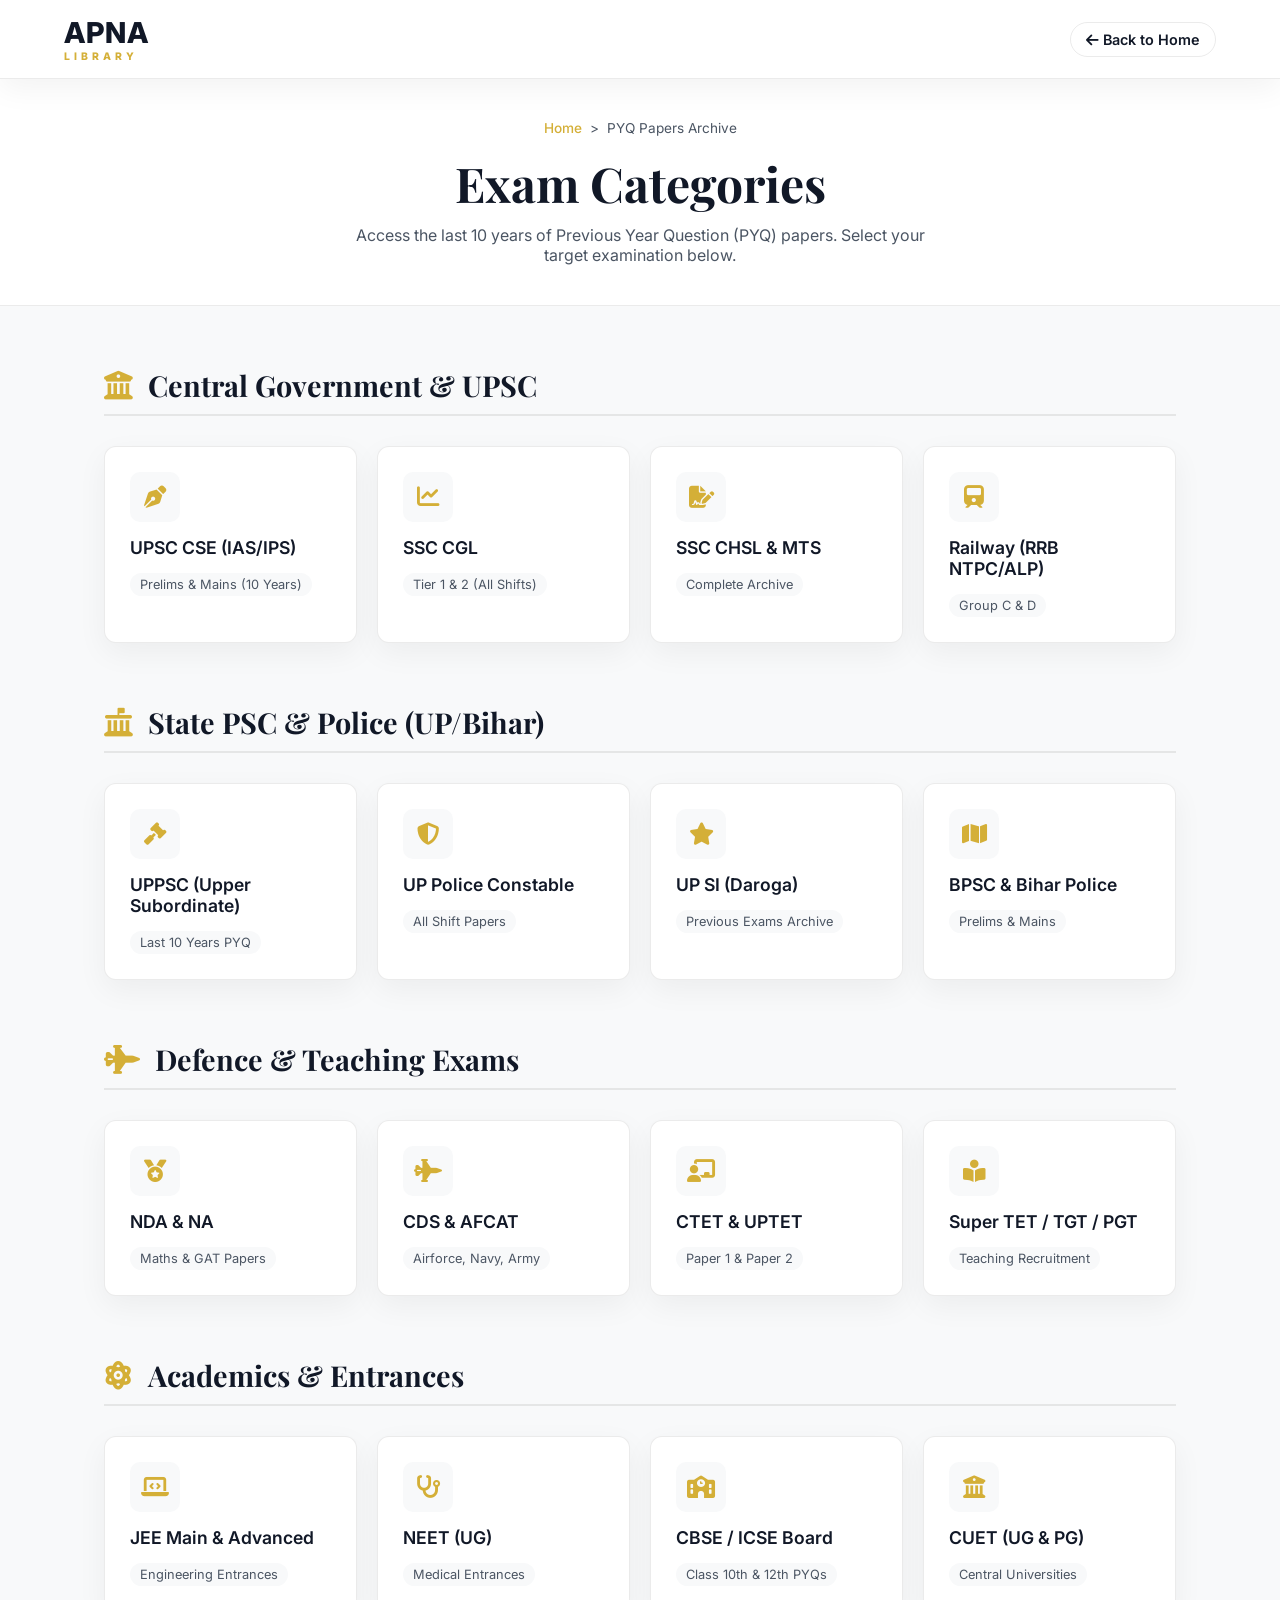
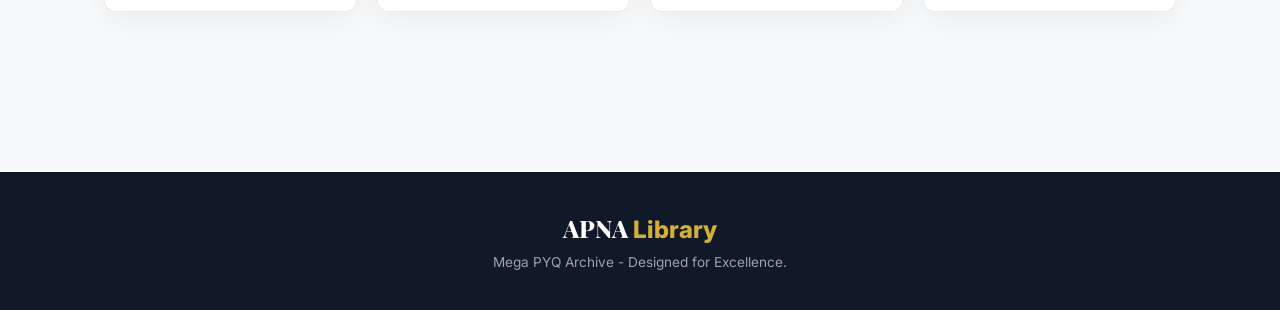
<file: category.html>
<!DOCTYPE html>
<html lang="en">
<head>
    <meta charset="UTF-8">
    <meta name="viewport" content="width=device-width, initial-scale=1.0">
    <title>PYQ Papers | Apna Library</title>
    
    <link href="https://fonts.googleapis.com/css2?family=Playfair+Display:ital,wght@0,600;0,800;1,600&family=Inter:wght@300;400;500;600&display=swap" rel="stylesheet">
    <link rel="stylesheet" href="https://cdnjs.cloudflare.com/ajax/libs/font-awesome/6.4.0/css/all.min.css">
    
    <style>
        /* ============================================================
           PREMIUM WHITE THEME VARIABLES (Same as Main Page)
           ============================================================ */
        :root {
            --bg-pure: #ffffff;
            --bg-offwhite: #f8f9fa;
            --bg-glass: rgba(255, 255, 255, 0.95);
            --gold-primary: #D4AF37;
            --gold-hover: #b5952f;
            --text-dark: #111827;
            --text-muted: #4b5563;
            --border-light: rgba(0, 0, 0, 0.08);
            --shadow-soft: 0 10px 30px rgba(0, 0, 0, 0.05);
            --shadow-hover: 0 15px 40px rgba(212, 175, 55, 0.15);
            --transition: all 0.3s cubic-bezier(0.25, 1, 0.5, 1);
        }

        * { margin: 0; padding: 0; box-sizing: border-box; font-family: 'Inter', sans-serif; scroll-behavior: smooth; }
        body { background: var(--bg-offwhite); color: var(--text-dark); }
        
        ::-webkit-scrollbar { width: 6px; }
        ::-webkit-scrollbar-track { background: var(--bg-offwhite); }
        ::-webkit-scrollbar-thumb { background: var(--gold-primary); border-radius: 10px; }
        h1, h2, h3, .serif { font-family: 'Playfair Display', serif; }

        /* ============================================================
           NAVBAR (Reused for consistency)
           ============================================================ */
        nav {
            position: fixed; top: 0; width: 100%; display: flex; justify-content: space-between; align-items: center;
            padding: 15px 5%; background: var(--bg-glass); backdrop-filter: blur(15px);
            border-bottom: 1px solid var(--border-light); z-index: 1000; box-shadow: var(--shadow-soft);
        }
        .logo { font-size: 1.8rem; font-weight: 800; color: var(--text-dark); letter-spacing: 1px; text-decoration: none;}
        .logo span { color: var(--gold-primary); font-size: 0.65rem; display: block; letter-spacing: 4px; font-family: 'Inter', sans-serif; text-transform: uppercase; }
        
        .nav-actions { display: flex; align-items: center; gap: 15px; }
        .back-btn { font-size: 0.9rem; font-weight: 600; color: var(--text-dark); text-decoration: none; border: 1px solid var(--border-light); padding: 8px 15px; border-radius: 20px; transition: 0.3s; }
        .back-btn:hover { background: var(--gold-primary); color: #fff; border-color: var(--gold-primary); }

        /* ============================================================
           PAGE HEADER & BREADCRUMBS
           ============================================================ */
        .page-header { padding: 120px 5% 40px; background: var(--bg-pure); text-align: center; border-bottom: 1px solid var(--border-light); }
        .breadcrumbs { font-size: 0.85rem; color: var(--text-muted); margin-bottom: 15px; }
        .breadcrumbs a { color: var(--gold-primary); text-decoration: none; font-weight: 500; }
        .page-header h1 { font-size: clamp(2rem, 4vw, 3rem); color: var(--text-dark); margin-bottom: 10px; }
        .page-header p { color: var(--text-muted); font-size: 1rem; max-width: 600px; margin: 0 auto; }

        /* ============================================================
           CATEGORY SECTIONS
           ============================================================ */
        .category-container { padding: 60px 5%; max-width: 1200px; margin: 0 auto; }
        
        .exam-section { margin-bottom: 60px; }
        .exam-section-title { font-size: 1.8rem; color: var(--text-dark); border-bottom: 2px solid var(--border-light); padding-bottom: 10px; margin-bottom: 30px; display: flex; align-items: center; gap: 15px; }
        .exam-section-title i { color: var(--gold-primary); }

        .cards-grid { display: grid; grid-template-columns: repeat(auto-fill, minmax(250px, 1fr)); gap: 20px; }
        
        .exam-sub-card {
            background: var(--bg-pure); border: 1px solid var(--border-light); border-radius: 12px;
            padding: 25px; text-decoration: none; color: var(--text-dark); transition: var(--transition);
            display: flex; flex-direction: column; align-items: flex-start; gap: 15px; box-shadow: var(--shadow-soft);
        }
        .exam-sub-card:hover { transform: translateY(-5px); border-color: var(--gold-primary); box-shadow: var(--shadow-hover); }
        
        .exam-sub-card .icon-box { width: 50px; height: 50px; background: var(--bg-offwhite); border-radius: 10px; display: flex; align-items: center; justify-content: center; font-size: 1.4rem; color: var(--gold-primary); transition: 0.3s; }
        .exam-sub-card:hover .icon-box { background: var(--gold-primary); color: #fff; }
        
        .exam-sub-card h3 { font-size: 1.1rem; font-family: 'Inter', sans-serif; font-weight: 600; }
        .exam-sub-card span { font-size: 0.8rem; color: var(--text-muted); background: var(--bg-offwhite); padding: 4px 10px; border-radius: 20px; }

        /* ============================================================
           FOOTER (Simplified for sub-pages)
           ============================================================ */
        footer { background: var(--text-dark); color: #fff; padding: 40px 5%; text-align: center; margin-top: 40px;}
        .footer-logo { font-size: 1.5rem; font-weight: 800; font-family: 'Playfair Display', serif; margin-bottom: 10px;}
        .footer-logo span { color: var(--gold-primary); }
    </style>
</head>
<body>

    <!-- NAVBAR -->
    <nav>
        <a href="index.html" class="logo">APNA <span>Library</span></a>
        <div class="nav-actions">
            <a href="index.html" class="back-btn"><i class="fas fa-arrow-left"></i> Back to Home</a>
        </div>
    </nav>

    <!-- PAGE HEADER -->
    <header class="page-header">
        <div class="breadcrumbs"><a href="index.html">Home</a> &nbsp;>&nbsp; PYQ Papers Archive</div>
        <h1 class="serif">Exam Categories</h1>
        <p>Access the last 10 years of Previous Year Question (PYQ) papers. Select your target examination below.</p>
    </header>

    <!-- MAIN CATEGORY CONTAINER -->
    <main class="category-container">
        
        <!-- 1. CENTRAL EXAMS -->
        <section class="exam-section">
            <h2 class="exam-section-title serif"><i class="fas fa-building-columns"></i> Central Government & UPSC</h2>
            <div class="cards-grid">
                <a href="#" class="exam-sub-card" onclick="alert('Proceeding to UPSC CSE Papers (exam.html)')">
                    <div class="icon-box"><i class="fas fa-pen-nib"></i></div>
                    <h3>UPSC CSE (IAS/IPS)</h3>
                    <span>Prelims & Mains (10 Years)</span>
                </a>
                <a href="#" class="exam-sub-card">
                    <div class="icon-box"><i class="fas fa-chart-line"></i></div>
                    <h3>SSC CGL</h3>
                    <span>Tier 1 & 2 (All Shifts)</span>
                </a>
                <a href="#" class="exam-sub-card">
                    <div class="icon-box"><i class="fas fa-file-signature"></i></div>
                    <h3>SSC CHSL & MTS</h3>
                    <span>Complete Archive</span>
                </a>
                <a href="#" class="exam-sub-card">
                    <div class="icon-box"><i class="fas fa-train"></i></div>
                    <h3>Railway (RRB NTPC/ALP)</h3>
                    <span>Group C & D</span>
                </a>
            </div>
        </section>

        <!-- 2. STATE EXAMS -->
        <section class="exam-section">
            <h2 class="exam-section-title serif"><i class="fas fa-landmark-flag"></i> State PSC & Police (UP/Bihar)</h2>
            <div class="cards-grid">
                <a href="#" class="exam-sub-card">
                    <div class="icon-box"><i class="fas fa-gavel"></i></div>
                    <h3>UPPSC (Upper Subordinate)</h3>
                    <span>Last 10 Years PYQ</span>
                </a>
                <a href="#" class="exam-sub-card">
                    <div class="icon-box"><i class="fas fa-shield-alt"></i></div>
                    <h3>UP Police Constable</h3>
                    <span>All Shift Papers</span>
                </a>
                <a href="#" class="exam-sub-card">
                    <div class="icon-box"><i class="fas fa-star"></i></div>
                    <h3>UP SI (Daroga)</h3>
                    <span>Previous Exams Archive</span>
                </a>
                <a href="#" class="exam-sub-card">
                    <div class="icon-box"><i class="fas fa-map"></i></div>
                    <h3>BPSC & Bihar Police</h3>
                    <span>Prelims & Mains</span>
                </a>
            </div>
        </section>

        <!-- 3. DEFENCE & TEACHING -->
        <section class="exam-section">
            <h2 class="exam-section-title serif"><i class="fas fa-jet-fighter"></i> Defence & Teaching Exams</h2>
            <div class="cards-grid">
                <a href="#" class="exam-sub-card">
                    <div class="icon-box"><i class="fas fa-medal"></i></div>
                    <h3>NDA & NA</h3>
                    <span>Maths & GAT Papers</span>
                </a>
                <a href="#" class="exam-sub-card">
                    <div class="icon-box"><i class="fas fa-fighter-jet"></i></div>
                    <h3>CDS & AFCAT</h3>
                    <span>Airforce, Navy, Army</span>
                </a>
                <a href="#" class="exam-sub-card">
                    <div class="icon-box"><i class="fas fa-chalkboard-teacher"></i></div>
                    <h3>CTET & UPTET</h3>
                    <span>Paper 1 & Paper 2</span>
                </a>
                <a href="#" class="exam-sub-card">
                    <div class="icon-box"><i class="fas fa-book-reader"></i></div>
                    <h3>Super TET / TGT / PGT</h3>
                    <span>Teaching Recruitment</span>
                </a>
            </div>
        </section>

        <!-- 4. ACADEMICS & ENTRANCE -->
        <section class="exam-section">
            <h2 class="exam-section-title serif"><i class="fas fa-atom"></i> Academics & Entrances</h2>
            <div class="cards-grid">
                <a href="#" class="exam-sub-card">
                    <div class="icon-box"><i class="fas fa-laptop-code"></i></div>
                    <h3>JEE Main & Advanced</h3>
                    <span>Engineering Entrances</span>
                </a>
                <a href="#" class="exam-sub-card">
                    <div class="icon-box"><i class="fas fa-stethoscope"></i></div>
                    <h3>NEET (UG)</h3>
                    <span>Medical Entrances</span>
                </a>
                <a href="#" class="exam-sub-card">
                    <div class="icon-box"><i class="fas fa-school"></i></div>
                    <h3>CBSE / ICSE Board</h3>
                    <span>Class 10th & 12th PYQs</span>
                </a>
                <a href="#" class="exam-sub-card">
                    <div class="icon-box"><i class="fas fa-university"></i></div>
                    <h3>CUET (UG & PG)</h3>
                    <span>Central Universities</span>
                </a>
            </div>
        </section>

    </main>

    <!-- FOOTER -->
    <footer>
        <div class="footer-logo">APNA <span>Library</span></div>
        <p style="color:#9ca3af; font-size:0.85rem; margin-top: 5px;">Mega PYQ Archive - Designed for Excellence.</p>
    </footer>

</body>
</html>
</file>
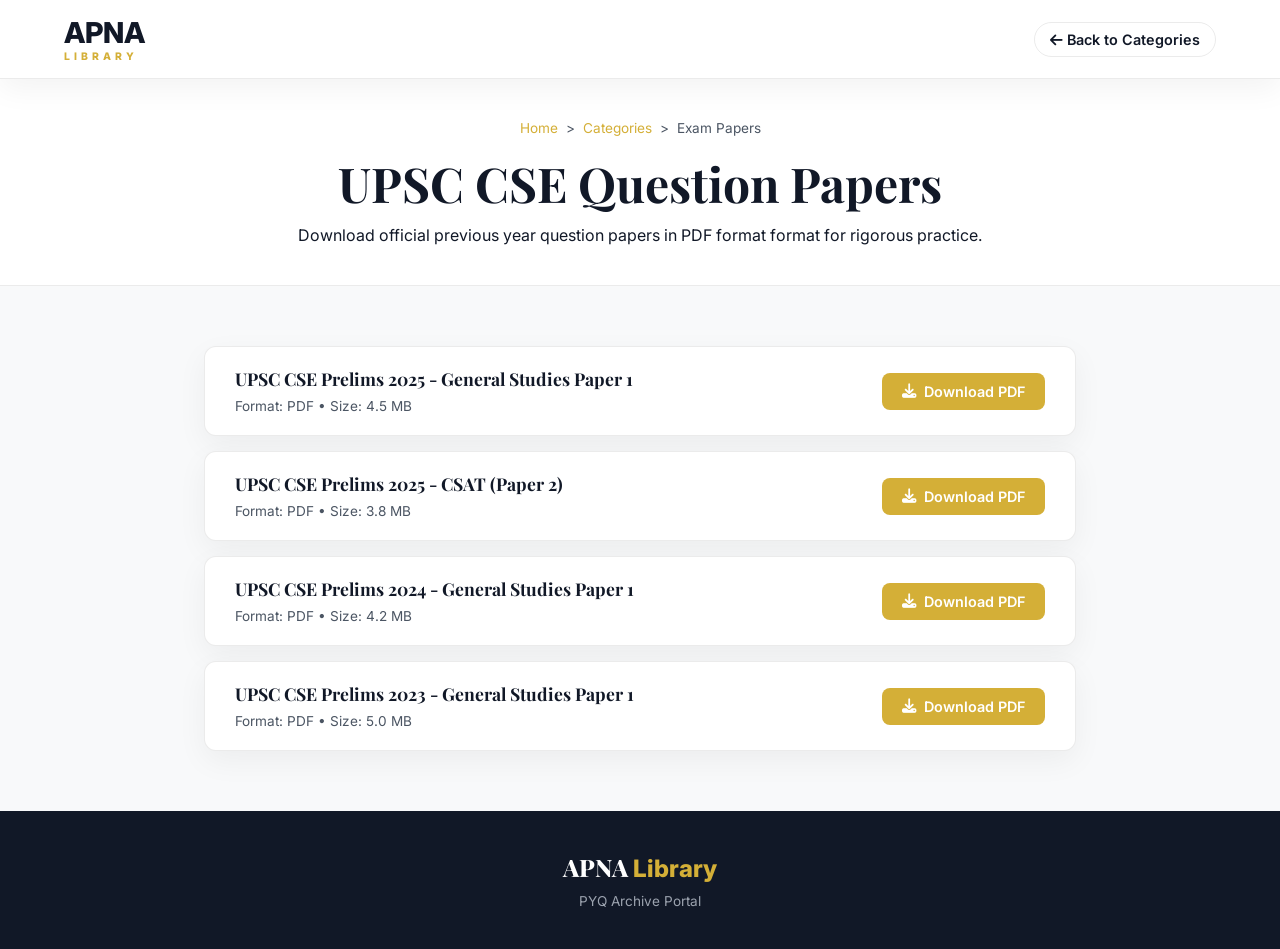
<file: exam.html>
<!DOCTYPE html>
<html lang="en">
<head>
    <meta charset="UTF-8">
    <meta name="viewport" content="width=device-width, initial-scale=1.0">
    <title>Exam Question Papers | Apna Library</title>
    
    <link href="https://fonts.googleapis.com/css2?family=Playfair+Display:ital,wght@0,600;0,800;1,600&family=Inter:wght@300;400;500;600&display=swap" rel="stylesheet">
    <link rel="stylesheet" href="https://cdnjs.cloudflare.com/ajax/libs/font-awesome/6.4.0/css/all.min.css">
    
    <style>
        :root {
            --bg-pure: #ffffff; --bg-offwhite: #f8f9fa; --bg-glass: rgba(255, 255, 255, 0.95);
            --gold-primary: #D4AF37; --text-dark: #111827; --text-muted: #4b5563;
            --border-light: rgba(0, 0, 0, 0.08); --shadow-soft: 0 10px 30px rgba(0, 0, 0, 0.05);
            --shadow-hover: 0 15px 40px rgba(212, 175, 55, 0.15); --transition: all 0.3s ease;
        }
        * { margin: 0; padding: 0; box-sizing: border-box; font-family: 'Inter', sans-serif; }
        body { background: var(--bg-offwhite); color: var(--text-dark); display: flex; flex-direction: column; min-height: 100vh; }
        h1, h2, h3, .serif { font-family: 'Playfair Display', serif; }

        nav { position: fixed; top: 0; width: 100%; display: flex; justify-content: space-between; align-items: center; padding: 15px 5%; background: var(--bg-glass); backdrop-filter: blur(15px); border-bottom: 1px solid var(--border-light); z-index: 1000; box-shadow: var(--shadow-soft); }
        .logo { font-size: 1.8rem; font-weight: 800; color: var(--text-dark); text-decoration: none; }
        .logo span { color: var(--gold-primary); font-size: 0.65rem; display: block; letter-spacing: 4px; text-transform: uppercase; }
        .back-btn { font-size: 0.9rem; font-weight: 600; color: var(--text-dark); text-decoration: none; border: 1px solid var(--border-light); padding: 8px 15px; border-radius: 20px; transition: 0.3s; }
        .back-btn:hover { background: var(--gold-primary); color: #fff; border-color: var(--gold-primary); }

        .page-header { padding: 120px 5% 40px; background: var(--bg-pure); text-align: center; border-bottom: 1px solid var(--border-light); }
        .breadcrumbs { font-size: 0.85rem; color: var(--text-muted); margin-bottom: 15px; }
        .breadcrumbs a { color: var(--gold-primary); text-decoration: none; }
        .page-header h1 { font-size: clamp(2rem, 4vw, 3rem); margin-bottom: 10px; }

        .container { padding: 60px 5%; max-width: 1000px; margin: 0 auto; flex-grow: 1; width: 100%; }
        
        .paper-list { display: flex; flex-direction: column; gap: 15px; }
        .paper-item { background: var(--bg-pure); padding: 20px 30px; border-radius: 12px; border: 1px solid var(--border-light); display: flex; justify-content: space-between; align-items: center; box-shadow: var(--shadow-soft); transition: var(--transition); }
        .paper-item:hover { border-color: var(--gold-primary); transform: translateY(-2px); box-shadow: var(--shadow-hover); }
        
        .paper-info h3 { font-size: 1.1rem; color: var(--text-dark); margin-bottom: 5px; }
        .paper-info span { font-size: 0.85rem; color: var(--text-muted); }
        
        .download-btn { background: var(--gold-primary); color: #fff; padding: 10px 20px; border-radius: 8px; text-decoration: none; font-size: 0.9rem; font-weight: 600; display: inline-flex; align-items: center; gap: 8px; transition: 0.3s; }
        .download-btn:hover { background: var(--text-dark); }

        footer { background: var(--text-dark); color: #fff; padding: 40px 5%; text-align: center; margin-top: auto; }
        .footer-logo { font-size: 1.5rem; font-weight: 800; font-family: 'Playfair Display', serif; margin-bottom: 10px; }
        .footer-logo span { color: var(--gold-primary); }
    </style>
</head>
<body>
    <nav>
        <a href="../index.html" class="logo">APNA <span>Library</span></a>
        <a href="../category.html" class="back-btn"><i class="fas fa-arrow-left"></i> Back to Categories</a>
    </nav>

    <header class="page-header">
        <div class="breadcrumbs"><a href="../index.html">Home</a> &nbsp;>&nbsp; <a href="../category.html">Categories</a> &nbsp;>&nbsp; Exam Papers</div>
        <h1 class="serif" id="examTitle">UPSC CSE Question Papers</h1>
        <p>Download official previous year question papers in PDF format format for rigorous practice.</p>
    </header>

    <main class="container">
        <div class="paper-list">
            
            <div class="paper-item">
                <div class="paper-info">
                    <h3>UPSC CSE Prelims 2025 - General Studies Paper 1</h3>
                    <span>Format: PDF &bull; Size: 4.5 MB</span>
                </div>
                <a href="#" class="download-btn" onclick="alert('Downloading PDF...')"><i class="fas fa-download"></i> Download PDF</a>
            </div>

            <div class="paper-item">
                <div class="paper-info">
                    <h3>UPSC CSE Prelims 2025 - CSAT (Paper 2)</h3>
                    <span>Format: PDF &bull; Size: 3.8 MB</span>
                </div>
                <a href="#" class="download-btn" onclick="alert('Downloading PDF...')"><i class="fas fa-download"></i> Download PDF</a>
            </div>

            <div class="paper-item">
                <div class="paper-info">
                    <h3>UPSC CSE Prelims 2024 - General Studies Paper 1</h3>
                    <span>Format: PDF &bull; Size: 4.2 MB</span>
                </div>
                <a href="#" class="download-btn" onclick="alert('Downloading PDF...')"><i class="fas fa-download"></i> Download PDF</a>
            </div>

            <div class="paper-item">
                <div class="paper-info">
                    <h3>UPSC CSE Prelims 2023 - General Studies Paper 1</h3>
                    <span>Format: PDF &bull; Size: 5.0 MB</span>
                </div>
                <a href="#" class="download-btn" onclick="alert('Downloading PDF...')"><i class="fas fa-download"></i> Download PDF</a>
            </div>

        </div>
    </main>

    <footer>
        <div class="footer-logo">APNA <span>Library</span></div>
        <p style="color:#9ca3af; font-size:0.85rem;">PYQ Archive Portal</p>
    </footer>
</body>
</html>
</file>
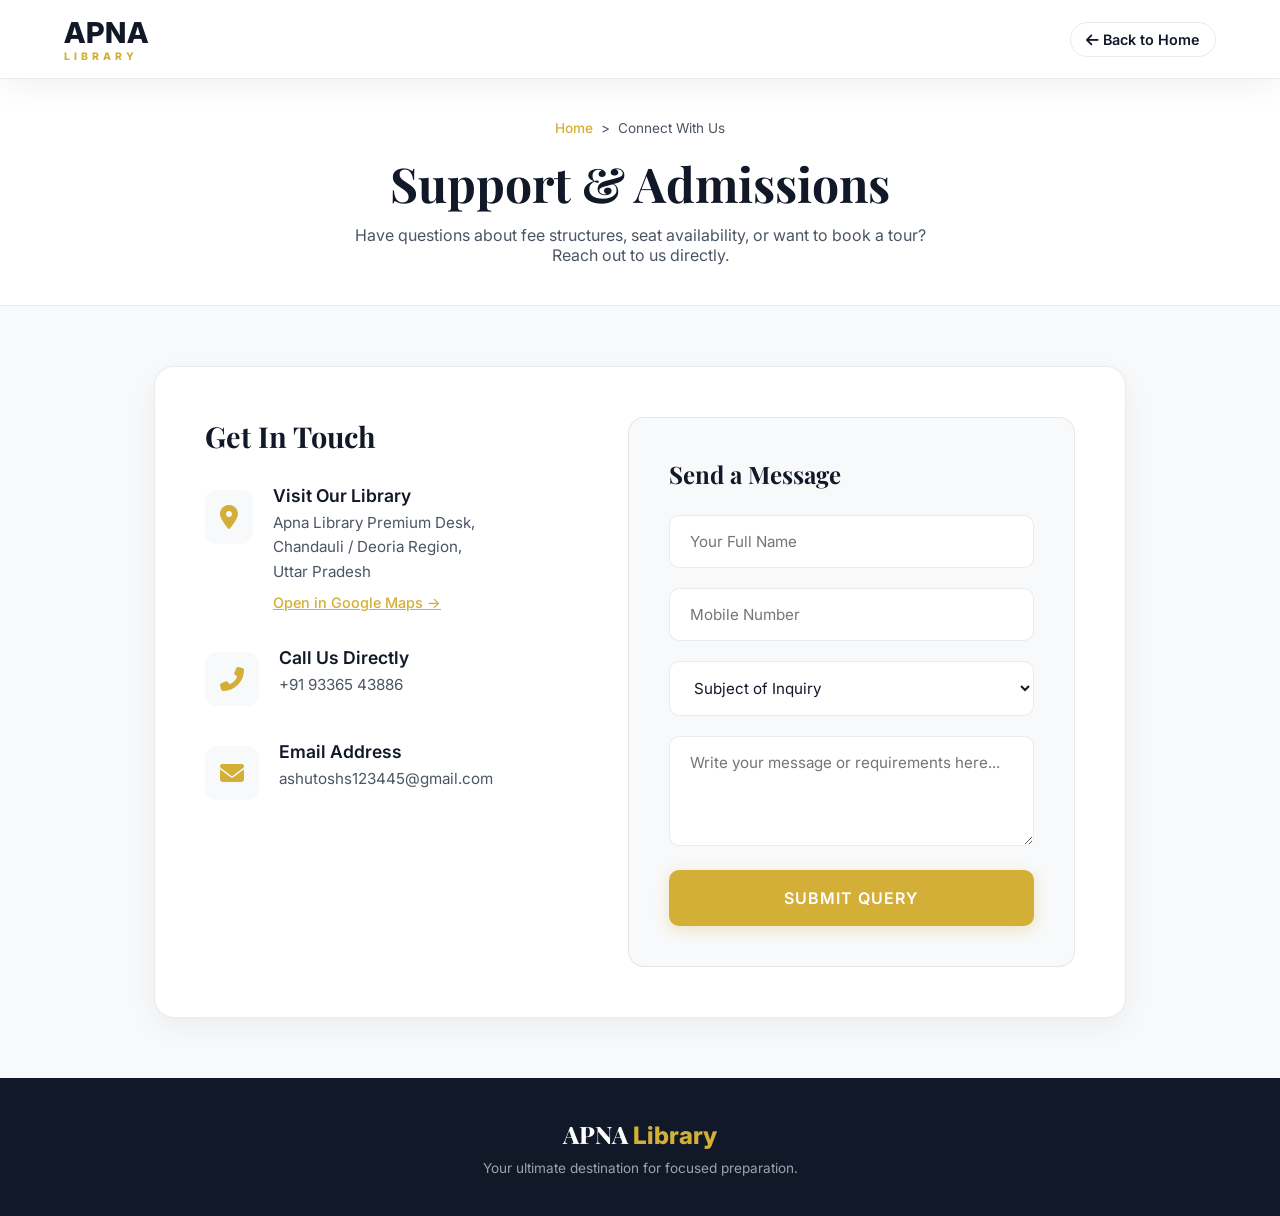
<file: query.html>
<!DOCTYPE html>
<html lang="en">
<head>
    <meta charset="UTF-8">
    <meta name="viewport" content="width=device-width, initial-scale=1.0">
    <title>Contact & Query | Apna Library</title>
    
    <link href="https://fonts.googleapis.com/css2?family=Playfair+Display:ital,wght@0,600;0,800;1,600&family=Inter:wght@300;400;500;600&display=swap" rel="stylesheet">
    <link rel="stylesheet" href="https://cdnjs.cloudflare.com/ajax/libs/font-awesome/6.4.0/css/all.min.css">
    
    <style>
        /* ============================================================
           PREMIUM WHITE THEME VARIABLES
           ============================================================ */
        :root {
            --bg-pure: #ffffff;
            --bg-offwhite: #f8f9fa;
            --bg-glass: rgba(255, 255, 255, 0.95);
            --gold-primary: #D4AF37;
            --gold-hover: #b5952f;
            --text-dark: #111827;
            --text-muted: #4b5563;
            --border-light: rgba(0, 0, 0, 0.08);
            --shadow-soft: 0 10px 30px rgba(0, 0, 0, 0.05);
            --shadow-hover: 0 15px 40px rgba(212, 175, 55, 0.15);
            --transition: all 0.3s cubic-bezier(0.25, 1, 0.5, 1);
        }

        * { margin: 0; padding: 0; box-sizing: border-box; font-family: 'Inter', sans-serif; }
        body { background: var(--bg-offwhite); color: var(--text-dark); display: flex; flex-direction: column; min-height: 100vh; }
        
        ::-webkit-scrollbar { width: 6px; }
        ::-webkit-scrollbar-track { background: var(--bg-offwhite); }
        ::-webkit-scrollbar-thumb { background: var(--gold-primary); border-radius: 10px; }
        h1, h2, h3, .serif { font-family: 'Playfair Display', serif; }

        /* ============================================================
           NAVBAR
           ============================================================ */
        nav {
            position: fixed; top: 0; width: 100%; display: flex; justify-content: space-between; align-items: center;
            padding: 15px 5%; background: var(--bg-glass); backdrop-filter: blur(15px);
            border-bottom: 1px solid var(--border-light); z-index: 1000; box-shadow: var(--shadow-soft);
        }
        .logo { font-size: 1.8rem; font-weight: 800; color: var(--text-dark); letter-spacing: 1px; text-decoration: none;}
        .logo span { color: var(--gold-primary); font-size: 0.65rem; display: block; letter-spacing: 4px; font-family: 'Inter', sans-serif; text-transform: uppercase; }
        
        .nav-actions { display: flex; align-items: center; gap: 15px; }
        .back-btn { font-size: 0.9rem; font-weight: 600; color: var(--text-dark); text-decoration: none; border: 1px solid var(--border-light); padding: 8px 15px; border-radius: 20px; transition: 0.3s; }
        .back-btn:hover { background: var(--gold-primary); color: #fff; border-color: var(--gold-primary); }

        /* ============================================================
           PAGE HEADER
           ============================================================ */
        .page-header { padding: 120px 5% 40px; background: var(--bg-pure); text-align: center; border-bottom: 1px solid var(--border-light); }
        .breadcrumbs { font-size: 0.85rem; color: var(--text-muted); margin-bottom: 15px; }
        .breadcrumbs a { color: var(--gold-primary); text-decoration: none; font-weight: 500; }
        .page-header h1 { font-size: clamp(2rem, 4vw, 3rem); color: var(--text-dark); margin-bottom: 10px; }
        .page-header p { color: var(--text-muted); font-size: 1rem; max-width: 600px; margin: 0 auto; }

        /* ============================================================
           CONTACT & QUERY GRID
           ============================================================ */
        .contact-container { padding: 60px 5%; max-width: 1100px; margin: 0 auto; flex-grow: 1; width: 100%; }
        
        .contact-grid { 
            display: grid; grid-template-columns: 1fr 1.2fr; gap: 50px; background: var(--bg-pure); 
            border-radius: 20px; padding: 50px; box-shadow: var(--shadow-soft); border: 1px solid var(--border-light); 
        }

        /* Contact Info Side */
        .contact-info h3 { font-size: 1.8rem; margin-bottom: 30px; color: var(--text-dark); }
        .info-list { list-style: none; }
        .info-list li { display: flex; gap: 20px; margin-bottom: 35px; align-items: flex-start; }
        .info-list i { font-size: 1.5rem; color: var(--gold-primary); margin-top: 5px; background: var(--bg-offwhite); padding: 15px; border-radius: 12px; }
        .info-list h4 { font-size: 1.1rem; color: var(--text-dark); font-weight: 600; margin-bottom: 5px; }
        .info-list p { font-size: 0.95rem; color: var(--text-muted); line-height: 1.6; }
        .map-link { display: inline-block; margin-top: 10px; font-size: 0.9rem; color: var(--gold-primary); text-decoration: underline; font-weight: 500; transition: 0.3s;}
        .map-link:hover { color: var(--text-dark); }

        /* Form Side */
        .query-form-box { background: var(--bg-offwhite); padding: 40px; border-radius: 16px; border: 1px solid var(--border-light); }
        .query-form-box h3 { font-size: 1.5rem; margin-bottom: 25px; color: var(--text-dark); }
        .query-form { display: flex; flex-direction: column; gap: 20px; }
        
        .input-group input, .input-group select, .input-group textarea { 
            width: 100%; padding: 16px 20px; background: var(--bg-pure); border: 1px solid var(--border-light); 
            border-radius: 10px; font-size: 0.95rem; outline: none; transition: var(--transition); color: var(--text-dark);
        }
        .input-group input:focus, .input-group select:focus, .input-group textarea:focus { 
            border-color: var(--gold-primary); box-shadow: 0 0 0 4px rgba(212, 175, 55, 0.1); 
        }
        
        .btn-gold { 
            padding: 18px; background: var(--gold-primary); color: #fff; border: none; 
            border-radius: 10px; font-weight: 600; font-size: 1rem; cursor: pointer; transition: 0.3s; width: 100%;
            text-transform: uppercase; letter-spacing: 1px; box-shadow: 0 4px 15px rgba(212,175,55,0.3);
        }
        .btn-gold:hover { background: var(--text-dark); box-shadow: var(--shadow-hover); transform: translateY(-2px); }

        /* ============================================================
           FOOTER
           ============================================================ */
        footer { background: var(--text-dark); color: #fff; padding: 40px 5%; text-align: center; margin-top: auto;}
        .footer-logo { font-size: 1.5rem; font-weight: 800; font-family: 'Playfair Display', serif; margin-bottom: 10px;}
        .footer-logo span { color: var(--gold-primary); }

        @media (max-width: 900px) {
            .contact-grid { grid-template-columns: 1fr; padding: 30px; }
            .query-form-box { padding: 25px; }
        }
    </style>
</head>
<body>

    <!-- NAVBAR -->
    <nav>
        <a href="index.html" class="logo">APNA <span>Library</span></a>
        <div class="nav-actions">
            <a href="index.html" class="back-btn"><i class="fas fa-arrow-left"></i> Back to Home</a>
        </div>
    </nav>

    <!-- PAGE HEADER -->
    <header class="page-header">
        <div class="breadcrumbs"><a href="index.html">Home</a> &nbsp;>&nbsp; Connect With Us</div>
        <h1 class="serif">Support & Admissions</h1>
        <p>Have questions about fee structures, seat availability, or want to book a tour? Reach out to us directly.</p>
    </header>

    <!-- CONTACT GRID SECTION -->
    <main class="contact-container">
        <div class="contact-grid">
            
            <!-- Contact Details -->
            <div class="contact-info">
                <h3 class="serif">Get In Touch</h3>
                <ul class="info-list">
                    <li>
                        <i class="fas fa-map-marker-alt"></i>
                        <div>
                            <h4>Visit Our Library</h4>
                            <p>Apna Library Premium Desk,<br>Chandauli / Deoria Region,<br>Uttar Pradesh</p>
                            <a href="https://maps.app.goo.gl/jfWFsrh4URLXZptp6?g_st=ac" target="_blank" class="map-link">Open in Google Maps &rarr;</a>
                        </div>
                    </li>
                    <li>
                        <i class="fas fa-phone-alt"></i>
                        <div>
                            <h4>Call Us Directly</h4>
                            <p>+91 93365 43886</p>
                        </div>
                    </li>
                    <li>
                        <i class="fas fa-envelope"></i>
                        <div>
                            <h4>Email Address</h4>
                            <p>ashutoshs123445@gmail.com</p>
                        </div>
                    </li>
                </ul>
            </div>

            <!-- Query Form -->
            <div class="query-form-box">
                <h3 class="serif">Send a Message</h3>
                <form class="query-form" onsubmit="event.preventDefault(); alert('Thank you! Your query has been recorded. We will contact you soon.');">
                    <div class="input-group">
                        <input type="text" placeholder="Your Full Name" required>
                    </div>
                    <div class="input-group">
                        <input type="tel" placeholder="Mobile Number" required>
                    </div>
                    <div class="input-group">
                        <select required>
                            <option value="" disabled selected>Subject of Inquiry</option>
                            <option value="Admission">New Admission / Seat Booking</option>
                            <option value="Fees">Fee Structure Details</option>
                            <option value="Shift">Change Shift / Timing</option>
                            <option value="Other">Other General Query</option>
                        </select>
                    </div>
                    <div class="input-group">
                        <textarea rows="4" placeholder="Write your message or requirements here..." required></textarea>
                    </div>
                    <button type="submit" class="btn-gold">Submit Query</button>
                </form>
            </div>

        </div>
    </main>

    <!-- FOOTER -->
    <footer>
        <div class="footer-logo">APNA <span>Library</span></div>
        <p style="color:#9ca3af; font-size:0.85rem; margin-top: 5px;">Your ultimate destination for focused preparation.</p>
    </footer>

</body>
</html>
</file>
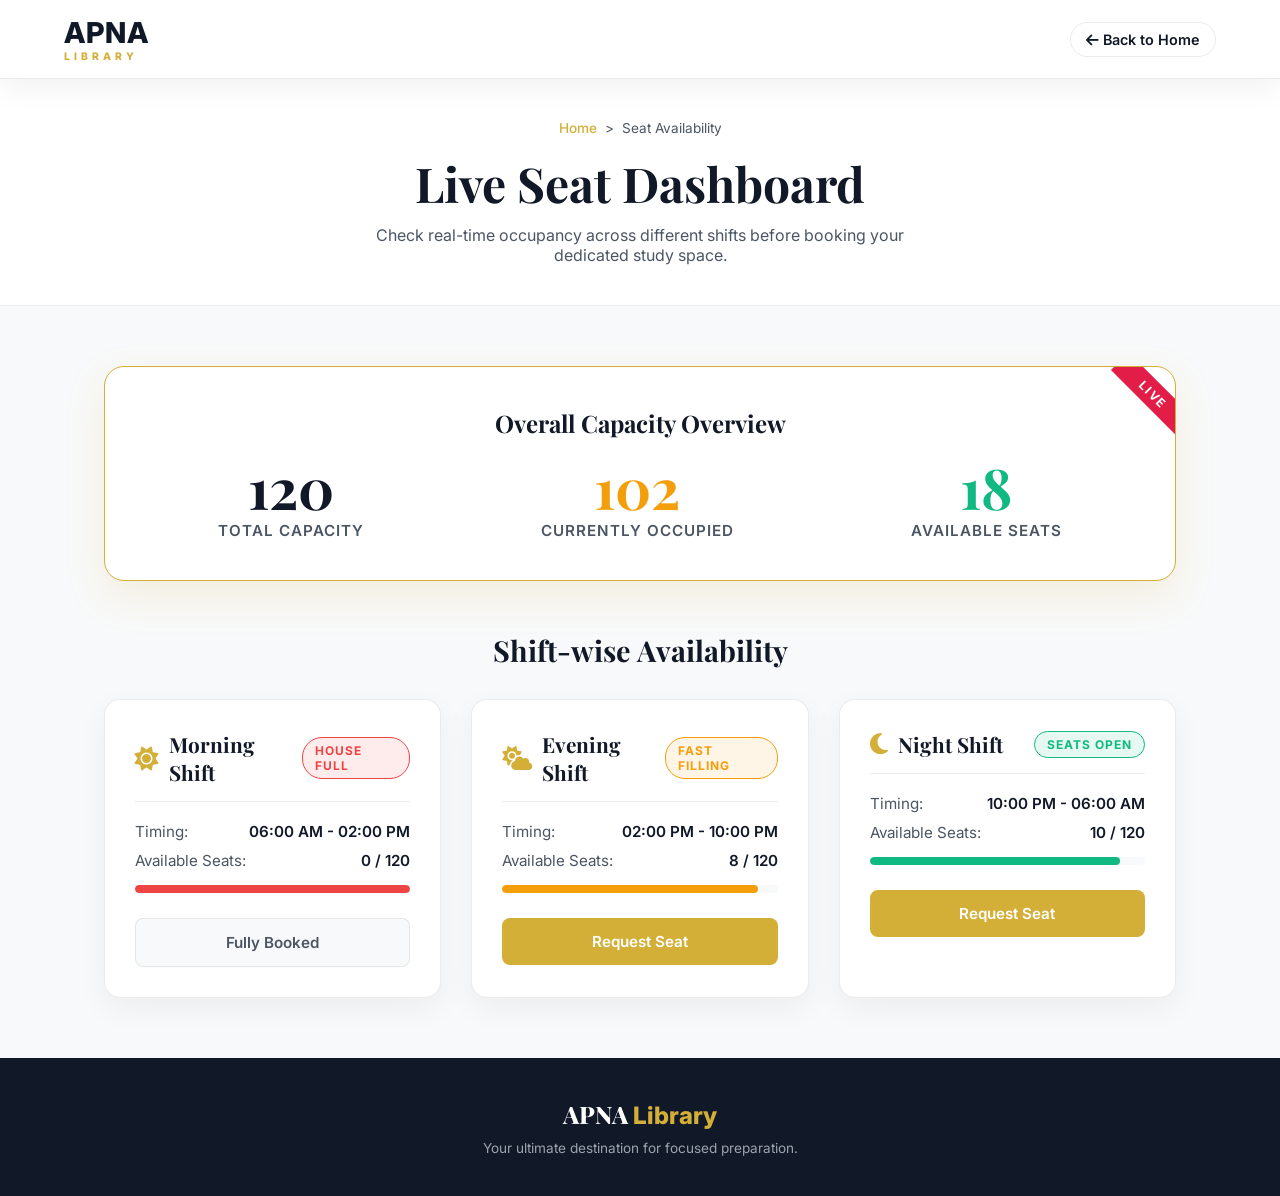
<file: seat.html>
<!DOCTYPE html>
<html lang="en">
<head>
    <meta charset="UTF-8">
    <meta name="viewport" content="width=device-width, initial-scale=1.0">
    <title>Seat Availability | Apna Library</title>
    
    <link href="https://fonts.googleapis.com/css2?family=Playfair+Display:ital,wght@0,600;0,800;1,600&family=Inter:wght@300;400;500;600&display=swap" rel="stylesheet">
    <link rel="stylesheet" href="https://cdnjs.cloudflare.com/ajax/libs/font-awesome/6.4.0/css/all.min.css">
    
    <style>
        /* ============================================================
           PREMIUM WHITE THEME VARIABLES
           ============================================================ */
        :root {
            --bg-pure: #ffffff;
            --bg-offwhite: #f8f9fa;
            --bg-glass: rgba(255, 255, 255, 0.95);
            --gold-primary: #D4AF37;
            --gold-hover: #b5952f;
            --text-dark: #111827;
            --text-muted: #4b5563;
            --border-light: rgba(0, 0, 0, 0.08);
            --shadow-soft: 0 10px 30px rgba(0, 0, 0, 0.05);
            --shadow-hover: 0 15px 40px rgba(212, 175, 55, 0.15);
            --transition: all 0.3s cubic-bezier(0.25, 1, 0.5, 1);
            
            /* Status Colors */
            --status-green: #10b981;
            --status-orange: #f59e0b;
            --status-red: #ef4444;
        }

        * { margin: 0; padding: 0; box-sizing: border-box; font-family: 'Inter', sans-serif; }
        body { background: var(--bg-offwhite); color: var(--text-dark); display: flex; flex-direction: column; min-height: 100vh; }
        
        ::-webkit-scrollbar { width: 6px; }
        ::-webkit-scrollbar-track { background: var(--bg-offwhite); }
        ::-webkit-scrollbar-thumb { background: var(--gold-primary); border-radius: 10px; }
        h1, h2, h3, .serif { font-family: 'Playfair Display', serif; }

        /* ============================================================
           NAVBAR
           ============================================================ */
        nav {
            position: fixed; top: 0; width: 100%; display: flex; justify-content: space-between; align-items: center;
            padding: 15px 5%; background: var(--bg-glass); backdrop-filter: blur(15px);
            border-bottom: 1px solid var(--border-light); z-index: 1000; box-shadow: var(--shadow-soft);
        }
        .logo { font-size: 1.8rem; font-weight: 800; color: var(--text-dark); letter-spacing: 1px; text-decoration: none;}
        .logo span { color: var(--gold-primary); font-size: 0.65rem; display: block; letter-spacing: 4px; font-family: 'Inter', sans-serif; text-transform: uppercase; }
        
        .nav-actions { display: flex; align-items: center; gap: 15px; }
        .back-btn { font-size: 0.9rem; font-weight: 600; color: var(--text-dark); text-decoration: none; border: 1px solid var(--border-light); padding: 8px 15px; border-radius: 20px; transition: 0.3s; }
        .back-btn:hover { background: var(--gold-primary); color: #fff; border-color: var(--gold-primary); }

        /* ============================================================
           PAGE HEADER
           ============================================================ */
        .page-header { padding: 120px 5% 40px; background: var(--bg-pure); text-align: center; border-bottom: 1px solid var(--border-light); }
        .breadcrumbs { font-size: 0.85rem; color: var(--text-muted); margin-bottom: 15px; }
        .breadcrumbs a { color: var(--gold-primary); text-decoration: none; font-weight: 500; }
        .page-header h1 { font-size: clamp(2rem, 4vw, 3rem); color: var(--text-dark); margin-bottom: 10px; }
        .page-header p { color: var(--text-muted); font-size: 1rem; max-width: 600px; margin: 0 auto; }

        /* ============================================================
           SEAT STATUS DASHBOARD
           ============================================================ */
        .dashboard-container { padding: 60px 5%; max-width: 1200px; margin: 0 auto; flex-grow: 1; width: 100%; }
        
        .overall-status {
            background: var(--bg-pure); padding: 40px; border-radius: 20px; text-align: center;
            border: 1px solid var(--gold-primary); box-shadow: var(--shadow-hover); margin-bottom: 50px;
            position: relative; overflow: hidden;
        }
        .overall-status::before { content: "LIVE"; position: absolute; top: 15px; right: -25px; background: #e11d48; color: #fff; font-size: 0.75rem; font-weight: bold; padding: 5px 30px; transform: rotate(45deg); letter-spacing: 2px;}
        
        .status-numbers { display: flex; justify-content: space-around; flex-wrap: wrap; gap: 30px; margin-top: 20px; }
        .stat-item h1 { font-size: 3.5rem; line-height: 1; margin-bottom: 5px; color: var(--text-dark); }
        .stat-item span { font-size: 0.95rem; color: var(--text-muted); text-transform: uppercase; letter-spacing: 1px; font-weight: 600; }
        
        .text-green { color: var(--status-green) !important; }
        .text-orange { color: var(--status-orange) !important; }
        
        /* ============================================================
           SHIFT WISE CARDS
           ============================================================ */
        .section-title { font-size: 1.8rem; color: var(--text-dark); margin-bottom: 30px; text-align: center; }
        .shift-grid { display: grid; grid-template-columns: repeat(auto-fit, minmax(300px, 1fr)); gap: 30px; }
        
        .shift-card {
            background: var(--bg-pure); border: 1px solid var(--border-light); padding: 30px;
            border-radius: 16px; box-shadow: var(--shadow-soft); transition: var(--transition);
        }
        .shift-card:hover { transform: translateY(-5px); box-shadow: var(--shadow-hover); border-color: rgba(212, 175, 55, 0.3); }
        
        .shift-header { display: flex; justify-content: space-between; align-items: center; margin-bottom: 20px; border-bottom: 1px solid var(--border-light); padding-bottom: 15px; }
        .shift-header h3 { font-size: 1.3rem; color: var(--text-dark); display: flex; align-items: center; gap: 10px; }
        .shift-header i { color: var(--gold-primary); font-size: 1.5rem; }
        
        .badge { padding: 5px 12px; border-radius: 20px; font-size: 0.75rem; font-weight: bold; text-transform: uppercase; letter-spacing: 1px; }
        .badge.open { background: rgba(16, 185, 129, 0.1); color: var(--status-green); border: 1px solid var(--status-green); }
        .badge.fast-filling { background: rgba(245, 158, 11, 0.1); color: var(--status-orange); border: 1px solid var(--status-orange); }
        .badge.full { background: rgba(239, 68, 68, 0.1); color: var(--status-red); border: 1px solid var(--status-red); }

        .shift-details { margin-bottom: 25px; }
        .shift-details p { display: flex; justify-content: space-between; font-size: 0.95rem; color: var(--text-muted); margin-bottom: 10px; }
        .shift-details p strong { color: var(--text-dark); font-weight: 600; }
        
        .progress-bar { width: 100%; height: 8px; background: var(--bg-offwhite); border-radius: 10px; overflow: hidden; margin-top: 15px;}
        .progress-fill { height: 100%; border-radius: 10px; transition: 1s ease-out; }

        .btn-gold { 
            width: 100%; padding: 14px; background: var(--gold-primary); color: #fff; border: none; 
            border-radius: 8px; font-weight: 600; font-size: 0.95rem; cursor: pointer; transition: 0.3s;
        }
        .btn-gold:hover { background: var(--text-dark); }
        .btn-disabled { background: var(--bg-offwhite); color: var(--text-muted); cursor: not-allowed; border: 1px solid var(--border-light); }

        /* ============================================================
           FOOTER
           ============================================================ */
        footer { background: var(--text-dark); color: #fff; padding: 40px 5%; text-align: center; margin-top: auto;}
        .footer-logo { font-size: 1.5rem; font-weight: 800; font-family: 'Playfair Display', serif; margin-bottom: 10px;}
        .footer-logo span { color: var(--gold-primary); }

        @media (max-width: 768px) {
            .status-numbers { flex-direction: column; gap: 20px; }
        }
    </style>
</head>
<body>

    <!-- NAVBAR -->
    <nav>
        <a href="index.html" class="logo">APNA <span>Library</span></a>
        <div class="nav-actions">
            <a href="index.html" class="back-btn"><i class="fas fa-arrow-left"></i> Back to Home</a>
        </div>
    </nav>

    <!-- PAGE HEADER -->
    <header class="page-header">
        <div class="breadcrumbs"><a href="index.html">Home</a> &nbsp;>&nbsp; Seat Availability</div>
        <h1 class="serif">Live Seat Dashboard</h1>
        <p>Check real-time occupancy across different shifts before booking your dedicated study space.</p>
    </header>

    <!-- MAIN DASHBOARD -->
    <main class="dashboard-container">
        
        <!-- Overall Status -->
        <div class="overall-status">
            <h3 class="serif" style="color: var(--text-dark); font-size: 1.5rem; margin-bottom: 10px;">Overall Capacity Overview</h3>
            <div class="status-numbers">
                <div class="stat-item">
                    <h1>120</h1>
                    <span>Total Capacity</span>
                </div>
                <div class="stat-item">
                    <h1 class="text-orange">102</h1>
                    <span>Currently Occupied</span>
                </div>
                <div class="stat-item">
                    <h1 class="text-green">18</h1>
                    <span>Available Seats</span>
                </div>
            </div>
        </div>

        <!-- Shift Wise Grid -->
        <h2 class="section-title serif">Shift-wise Availability</h2>
        <div class="shift-grid">
            
            <!-- Morning Shift -->
            <div class="shift-card">
                <div class="shift-header">
                    <h3><i class="fas fa-sun"></i> Morning Shift</h3>
                    <span class="badge full">House Full</span>
                </div>
                <div class="shift-details">
                    <p>Timing: <strong>06:00 AM - 02:00 PM</strong></p>
                    <p>Available Seats: <strong>0 / 120</strong></p>
                    <div class="progress-bar">
                        <div class="progress-fill" style="width: 100%; background: var(--status-red);"></div>
                    </div>
                </div>
                <button class="btn-gold btn-disabled" disabled>Fully Booked</button>
            </div>

            <!-- Evening Shift -->
            <div class="shift-card">
                <div class="shift-header">
                    <h3><i class="fas fa-cloud-sun"></i> Evening Shift</h3>
                    <span class="badge fast-filling">Fast Filling</span>
                </div>
                <div class="shift-details">
                    <p>Timing: <strong>02:00 PM - 10:00 PM</strong></p>
                    <p>Available Seats: <strong>8 / 120</strong></p>
                    <div class="progress-bar">
                        <div class="progress-fill" style="width: 93%; background: var(--status-orange);"></div>
                    </div>
                </div>
                <button class="btn-gold" onclick="alert('Redirecting to seat booking form...')">Request Seat</button>
            </div>

            <!-- Night Shift -->
            <div class="shift-card">
                <div class="shift-header">
                    <h3><i class="fas fa-moon"></i> Night Shift</h3>
                    <span class="badge open">Seats Open</span>
                </div>
                <div class="shift-details">
                    <p>Timing: <strong>10:00 PM - 06:00 AM</strong></p>
                    <p>Available Seats: <strong>10 / 120</strong></p>
                    <div class="progress-bar">
                        <div class="progress-fill" style="width: 91%; background: var(--status-green);"></div>
                    </div>
                </div>
                <button class="btn-gold" onclick="alert('Redirecting to seat booking form...')">Request Seat</button>
            </div>

        </div>
    </main>

    <!-- FOOTER -->
    <footer>
        <div class="footer-logo">APNA <span>Library</span></div>
        <p style="color:#9ca3af; font-size:0.85rem; margin-top: 5px;">Your ultimate destination for focused preparation.</p>
    </footer>

</body>
</html>
</file>
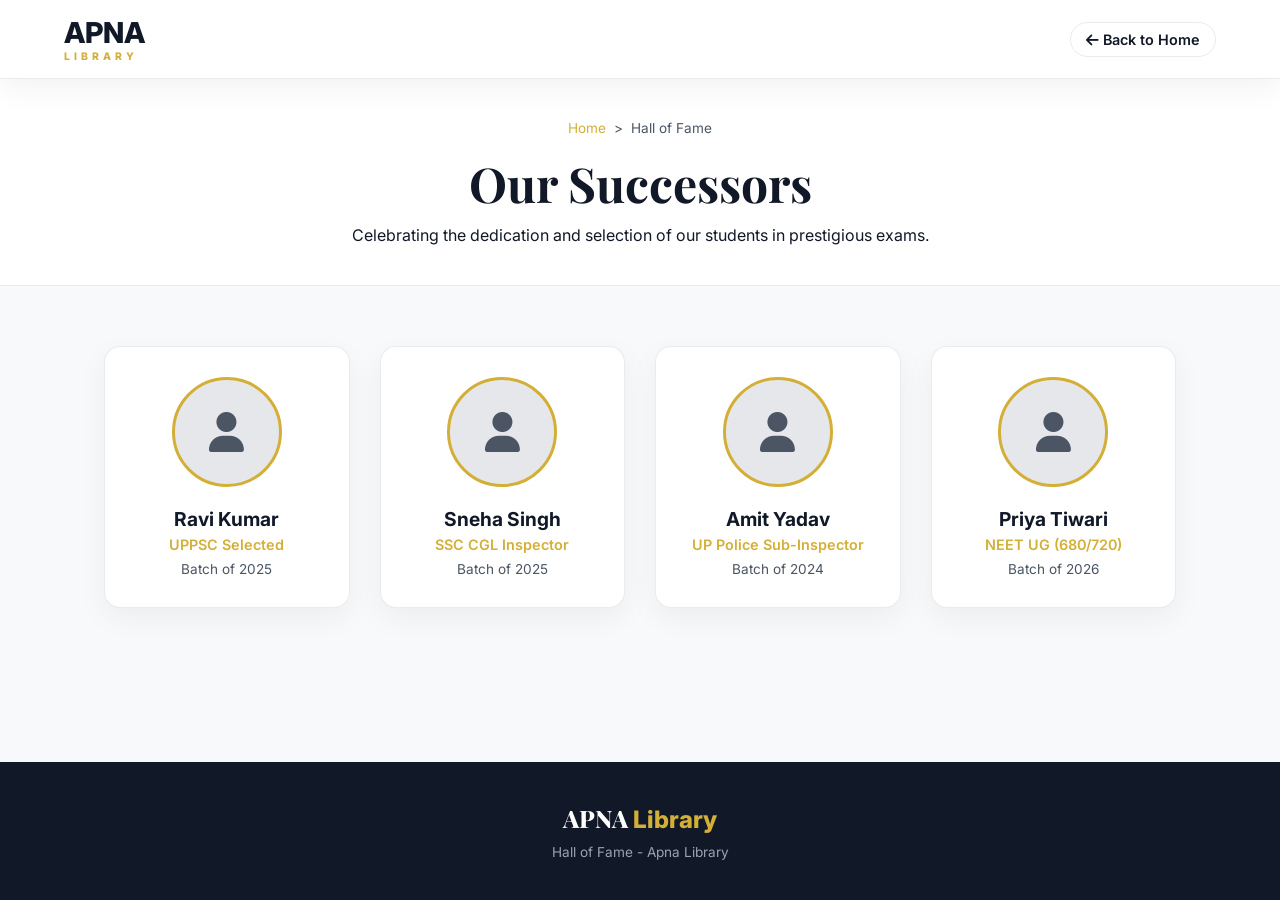
<file: successors.html>
<!DOCTYPE html>
<html lang="en">
<head>
    <meta charset="UTF-8">
    <meta name="viewport" content="width=device-width, initial-scale=1.0">
    <title>Hall of Fame & Successors | Apna Library</title>
    
    <link href="https://fonts.googleapis.com/css2?family=Playfair+Display:ital,wght@0,600;0,800;1,600&family=Inter:wght@300;400;500;600&display=swap" rel="stylesheet">
    <link rel="stylesheet" href="https://cdnjs.cloudflare.com/ajax/libs/font-awesome/6.4.0/css/all.min.css">
    
    <style>
        :root {
            --bg-pure: #ffffff; --bg-offwhite: #f8f9fa; --bg-glass: rgba(255, 255, 255, 0.95);
            --gold-primary: #D4AF37; --text-dark: #111827; --text-muted: #4b5563;
            --border-light: rgba(0, 0, 0, 0.08); --shadow-soft: 0 10px 30px rgba(0, 0, 0, 0.05);
            --shadow-hover: 0 15px 40px rgba(212, 175, 55, 0.15); --transition: all 0.3s ease;
        }
        * { margin: 0; padding: 0; box-sizing: border-box; font-family: 'Inter', sans-serif; }
        body { background: var(--bg-offwhite); color: var(--text-dark); display: flex; flex-direction: column; min-height: 100vh; }
        h1, h2, h3, .serif { font-family: 'Playfair Display', serif; }

        nav { position: fixed; top: 0; width: 100%; display: flex; justify-content: space-between; align-items: center; padding: 15px 5%; background: var(--bg-glass); backdrop-filter: blur(15px); border-bottom: 1px solid var(--border-light); z-index: 1000; box-shadow: var(--shadow-soft); }
        .logo { font-size: 1.8rem; font-weight: 800; color: var(--text-dark); text-decoration: none; }
        .logo span { color: var(--gold-primary); font-size: 0.65rem; display: block; letter-spacing: 4px; text-transform: uppercase; }
        .back-btn { font-size: 0.9rem; font-weight: 600; color: var(--text-dark); text-decoration: none; border: 1px solid var(--border-light); padding: 8px 15px; border-radius: 20px; transition: 0.3s; }
        .back-btn:hover { background: var(--gold-primary); color: #fff; border-color: var(--gold-primary); }

        .page-header { padding: 120px 5% 40px; background: var(--bg-pure); text-align: center; border-bottom: 1px solid var(--border-light); }
        .breadcrumbs { font-size: 0.85rem; color: var(--text-muted); margin-bottom: 15px; }
        .breadcrumbs a { color: var(--gold-primary); text-decoration: none; }
        .page-header h1 { font-size: clamp(2rem, 4vw, 3rem); margin-bottom: 10px; }

        .container { padding: 60px 5%; max-width: 1200px; margin: 0 auto; flex-grow: 1; width: 100%; }
        .success-grid { display: grid; grid-template-columns: repeat(auto-fit, minmax(240px, 1fr)); gap: 30px; }
        .success-card { background: var(--bg-pure); border: 1px solid var(--border-light); padding: 30px 20px; border-radius: 16px; text-align: center; box-shadow: var(--shadow-soft); transition: var(--transition); }
        .success-card:hover { transform: translateY(-5px); box-shadow: var(--shadow-hover); border-color: var(--gold-primary); }
        .success-img { width: 110px; height: 110px; border-radius: 50%; margin: 0 auto 20px; background: #e5e7eb; border: 3px solid var(--gold-primary); display: flex; align-items: center; justify-content: center; font-size: 2.5rem; color: var(--text-muted); }
        .success-card h4 { font-size: 1.2rem; margin-bottom: 5px; }
        .success-card span { color: var(--gold-primary); font-size: 0.9rem; font-weight: 600; display: block; margin-bottom: 8px; }
        .success-card p { font-size: 0.85rem; color: var(--text-muted); }

        footer { background: var(--text-dark); color: #fff; padding: 40px 5%; text-align: center; margin-top: auto; }
        .footer-logo { font-size: 1.5rem; font-weight: 800; font-family: 'Playfair Display', serif; margin-bottom: 10px; }
        .footer-logo span { color: var(--gold-primary); }
    </style>
</head>
<body>
    <nav>
        <a href="index.html" class="logo">APNA <span>Library</span></a>
        <a href="index.html" class="back-btn"><i class="fas fa-arrow-left"></i> Back to Home</a>
    </nav>

    <header class="page-header">
        <div class="breadcrumbs"><a href="index.html">Home</a> &nbsp;>&nbsp; Hall of Fame</div>
        <h1 class="serif">Our Successors</h1>
        <p>Celebrating the dedication and selection of our students in prestigious exams.</p>
    </header>

    <main class="container">
        <div class="success-grid">
            <div class="success-card">
                <div class="success-img"><i class="fas fa-user"></i></div>
                <h4>Ravi Kumar</h4>
                <span>UPPSC Selected</span>
                <p>Batch of 2025</p>
            </div>
            <div class="success-card">
                <div class="success-img"><i class="fas fa-user"></i></div>
                <h4>Sneha Singh</h4>
                <span>SSC CGL Inspector</span>
                <p>Batch of 2025</p>
            </div>
            <div class="success-card">
                <div class="success-img"><i class="fas fa-user"></i></div>
                <h4>Amit Yadav</h4>
                <span>UP Police Sub-Inspector</span>
                <p>Batch of 2024</p>
            </div>
            <div class="success-card">
                <div class="success-img"><i class="fas fa-user"></i></div>
                <h4>Priya Tiwari</h4>
                <span>NEET UG (680/720)</span>
                <p>Batch of 2026</p>
            </div>
        </div>
    </main>

    <footer>
        <div class="footer-logo">APNA <span>Library</span></div>
        <p style="color:#9ca3af; font-size:0.85rem;">Hall of Fame - Apna Library</p>
    </footer>
</body>
</html>
</file>
